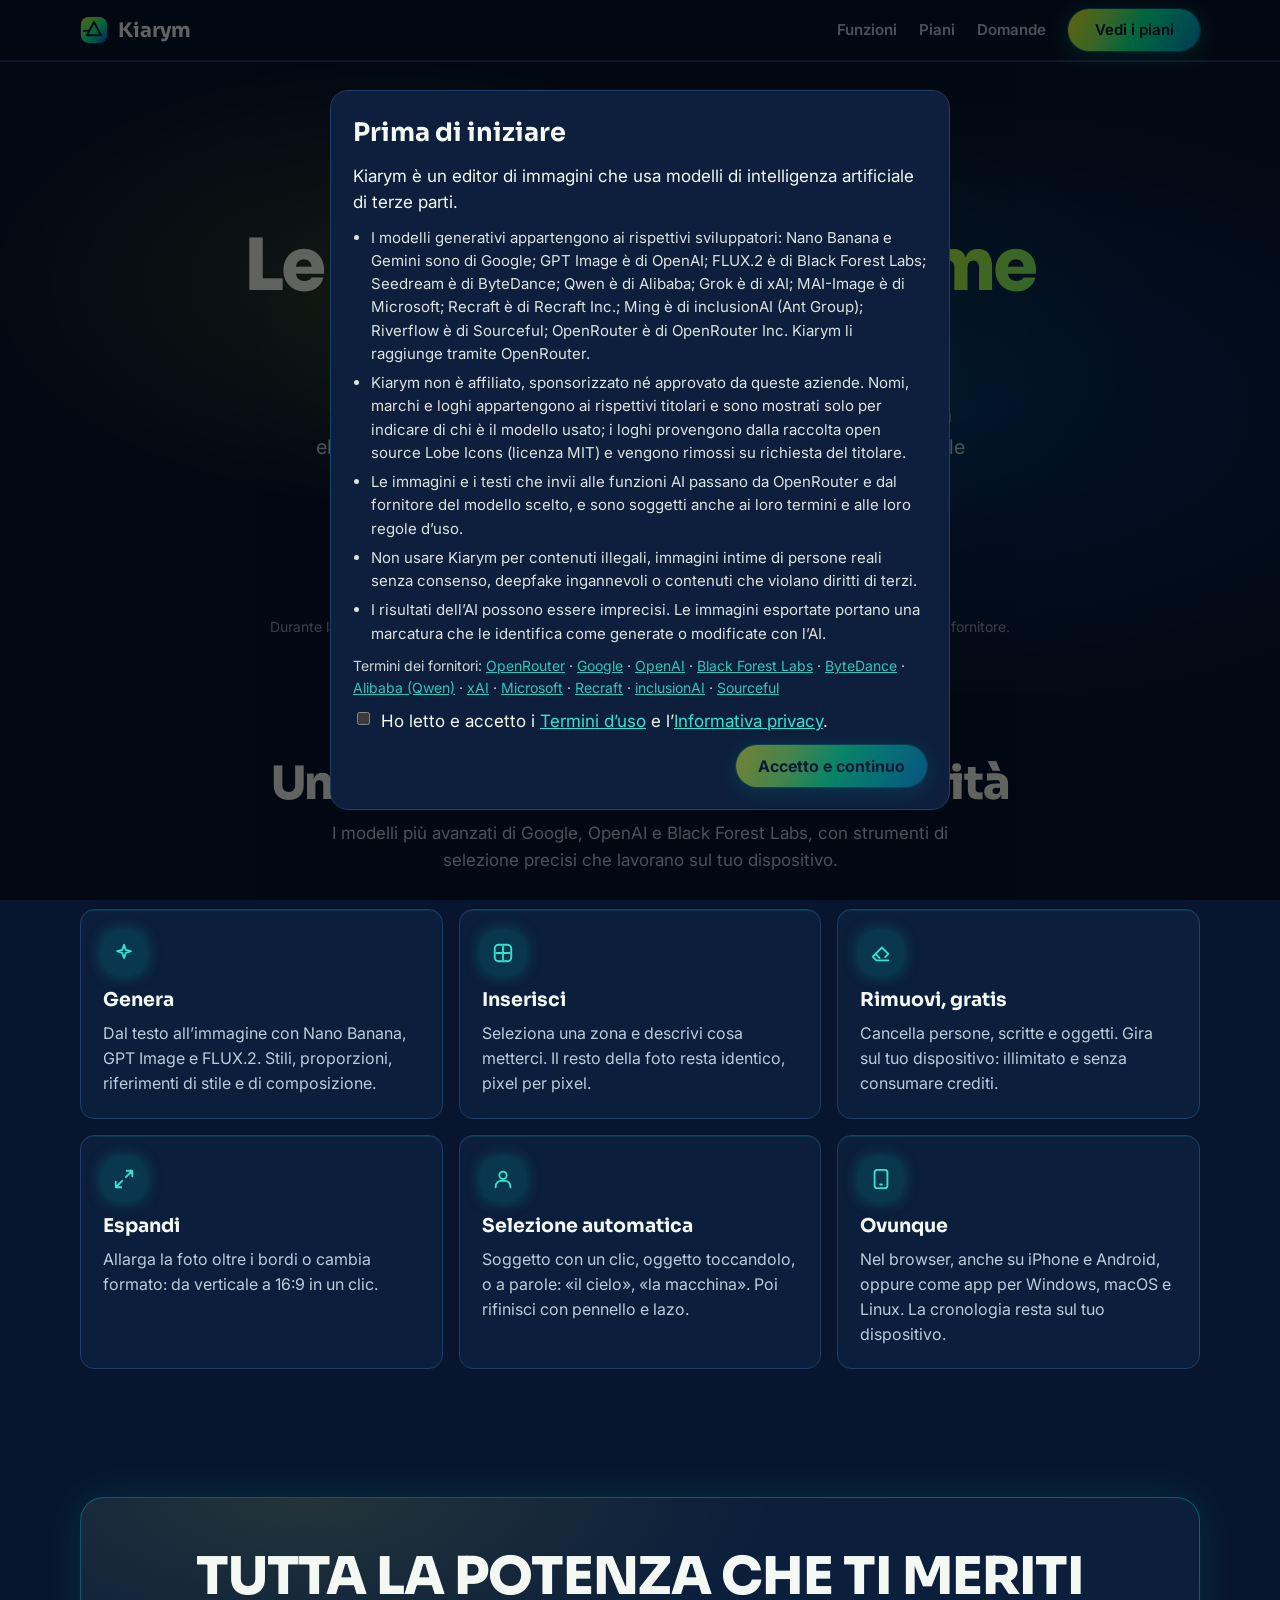
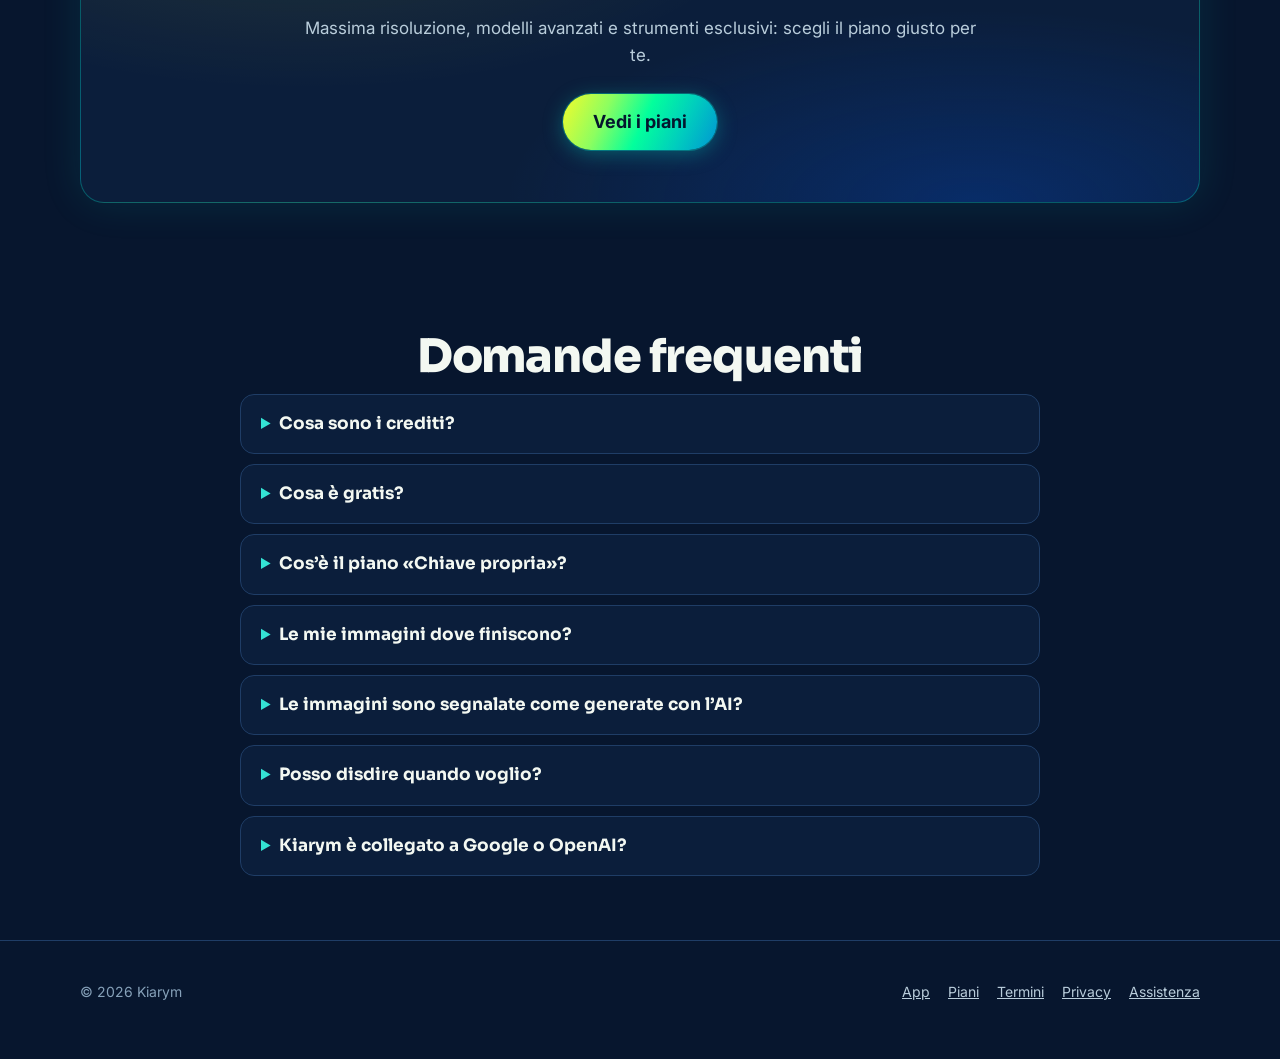
<file: index.html>
<!doctype html>
<html lang="it">
  <head>
    <meta charset="utf-8" />
    <meta name="viewport" content="width=device-width, initial-scale=1" />
    <title>Kiarym — Editor di immagini con l’AI</title>
    <meta name="description" content="Genera e modifica immagini con i migliori modelli AI: Nano Banana, GPT Image, FLUX. Selezione e rimozione gratis sul tuo dispositivo." />
    <meta property="og:title" content="Kiarym — Editor di immagini con l’AI" />
    <meta property="og:description" content="Genera, riempi, rimuovi, espandi. Selezione automatica gratis sul tuo dispositivo." />
    <link rel="icon" href="data:image/svg+xml,%3Csvg xmlns=%27http://www.w3.org/2000/svg%27 viewBox=%270 0 32 32%27%3E%3Cdefs%3E%3ClinearGradient id=%27g%27 x1=%270%27 y1=%270%27 x2=%271%27 y2=%271%27%3E%3Cstop offset=%270%27 stop-color=%27%23f4fb2a%27/%3E%3Cstop offset=%27.55%27 stop-color=%27%2303ff9c%27/%3E%3Cstop offset=%271%27 stop-color=%27%230156ed%27/%3E%3C/linearGradient%3E%3C/defs%3E%3Crect x=%271%27 y=%271%27 width=%2730%27 height=%2730%27 rx=%279%27 fill=%27url(%23g)%27/%3E%3Cpath d=%27M16 7l8 15H8z%27 fill=%27none%27 stroke=%27%2304162e%27 stroke-width=%272.2%27 stroke-linejoin=%27round%27/%3E%3C/svg%3E" />
    <link rel="preconnect" href="https://fonts.googleapis.com" />
    <link rel="preconnect" href="https://fonts.gstatic.com" crossorigin />
    <link rel="stylesheet" href="https://fonts.googleapis.com/css2?family=Sora:wght@600;700;800&family=Inter:wght@400;500;600;700&display=swap" />
    <link rel="stylesheet" href="site.css" />
  </head>
  <body data-sales="off">
    <header class="nav">
      <div class="wrap">
        <a class="brand" href="./"><svg width="28" height="28" viewBox="0 0 32 32" aria-hidden="true"><defs><linearGradient id="lg" x1="0" y1="0" x2="1" y2="1"><stop offset="0" stop-color="#f4fb2a"/><stop offset=".55" stop-color="#03ff9c"/><stop offset="1" stop-color="#0156ed"/></linearGradient></defs><rect x="1" y="1" width="30" height="30" rx="9" fill="url(#lg)"/><path d="M16 7l8 15H8z" fill="none" stroke="#04162e" stroke-width="2.2" stroke-linejoin="round"/><path d="M4 17h7" stroke="#04162e" stroke-width="1.8" stroke-linecap="round" opacity=".9"/></svg>Kiarym</a>
        <nav class="nav-links">
          <a href="#funzioni">Funzioni</a>
          <a href="piani.html">Piani</a>
          <a href="#faq">Domande</a>
          <a class="btn btn-primary btn-sm" id="nav-cta" href="piani.html">Vedi i piani</a>
        </nav>
      </div>
    </header>

    <main>
      <section class="hero">
        <div class="wrap">
          <p class="beta">Beta gratuita · i piani a pagamento arrivano a breve</p>
          <h1>Le tue immagini, <span class="grad">come le immagini tu</span>.</h1>
          <p>Tu descrivi, Kiarym crea. Modifica ogni dettaglio con un clic: elimina elementi, sostituisci oggetti o estendi gli sfondi senza limiti. Disponibile ovunque tu sia, da desktop e mobile.</p>
          <div class="cta">
            <a class="btn btn-primary btn-xl" id="hero-cta" href="app/">Apri Kiarym</a>
          </div>
          <small class="only-on">Nessuna installazione. Basta un’email per iniziare.</small>
          <small class="only-off">Durante la beta le funzioni AI usano la tua chiave OpenRouter: paghi solo quello che usi, direttamente al fornitore.</small>
        </div>
      </section>

      <section id="funzioni">
        <div class="wrap">
          <h2>Un’unica app. Infinite possibilità</h2>
          <p class="lead">I modelli più avanzati di Google, OpenAI e Black Forest Labs, con strumenti di selezione precisi che lavorano sul tuo dispositivo.</p>
          <div class="grid">
            <div class="card">
              <div class="icon"><svg width="22" height="22" viewBox="0 0 24 24" fill="none" stroke="currentColor" stroke-width="2" stroke-linecap="round" stroke-linejoin="round"><path d="M12 3l1.9 5.6L19.5 10l-5.6 1.9L12 17.5l-1.9-5.6L4.5 10l5.6-1.4z" /></svg></div>
              <h3>Genera</h3>
              <p>Dal testo all’immagine con Nano Banana, GPT Image e FLUX.2. Stili, proporzioni, riferimenti di stile e di composizione.</p>
            </div>
            <div class="card">
              <div class="icon"><svg width="22" height="22" viewBox="0 0 24 24" fill="none" stroke="currentColor" stroke-width="2" stroke-linecap="round" stroke-linejoin="round"><path d="M12 5v14M5 12h14" /><rect x="3" y="3" width="18" height="18" rx="4" /></svg></div>
              <h3>Inserisci</h3>
              <p>Seleziona una zona e descrivi cosa metterci. Il resto della foto resta identico, pixel per pixel.</p>
            </div>
            <div class="card">
              <div class="icon"><svg width="22" height="22" viewBox="0 0 24 24" fill="none" stroke="currentColor" stroke-width="2" stroke-linecap="round" stroke-linejoin="round"><path d="M20 20H7L3 16l10-10 7 7-3.5 3.5M6.5 13.5l4 4" /></svg></div>
              <h3>Rimuovi, gratis</h3>
              <p>Cancella persone, scritte e oggetti. Gira sul tuo dispositivo: illimitato e senza consumare crediti.</p>
            </div>
            <div class="card">
              <div class="icon"><svg width="22" height="22" viewBox="0 0 24 24" fill="none" stroke="currentColor" stroke-width="2" stroke-linecap="round" stroke-linejoin="round"><path d="M15 3h6v6M9 21H3v-6M21 3l-7 7M3 21l7-7" /></svg></div>
              <h3>Espandi</h3>
              <p>Allarga la foto oltre i bordi o cambia formato: da verticale a 16:9 in un clic.</p>
            </div>
            <div class="card">
              <div class="icon"><svg width="22" height="22" viewBox="0 0 24 24" fill="none" stroke="currentColor" stroke-width="2" stroke-linecap="round" stroke-linejoin="round"><circle cx="12" cy="8" r="4" /><path d="M4 21v-1a6 6 0 0 1 6-6h4a6 6 0 0 1 6 6v1" /></svg></div>
              <h3>Selezione automatica</h3>
              <p>Soggetto con un clic, oggetto toccandolo, o a parole: «il cielo», «la macchina». Poi rifinisci con pennello e lazo.</p>
            </div>
            <div class="card">
              <div class="icon"><svg width="22" height="22" viewBox="0 0 24 24" fill="none" stroke="currentColor" stroke-width="2" stroke-linecap="round" stroke-linejoin="round"><rect x="5" y="2" width="14" height="20" rx="3" /><path d="M11 18h2" /></svg></div>
              <h3>Ovunque</h3>
              <p>Nel browser, anche su iPhone e Android, oppure come app per Windows, macOS e Linux. La cronologia resta sul tuo dispositivo.</p>
            </div>
          </div>
        </div>
      </section>

      <section id="come" class="only-on">
        <div class="wrap">
          <h2>Come funziona</h2>
          <p class="lead">Niente carte di credito per provare.</p>
          <div class="steps">
            <div class="card"><h3>Accedi con l’email</h3><p>Ricevi un codice, niente password. Hai subito 500 crediti gratis ogni mese.</p></div>
            <div class="card"><h3>Crea e modifica</h3><p>Ogni operazione AI mostra prima quanti crediti costa. Selezione e rimozione sul dispositivo sono sempre gratis.</p></div>
            <div class="card"><h3>Scegli un piano se ti serve</h3><p>Più crediti, più modelli, risoluzioni più alte. Disdici quando vuoi, in due clic. <a href="piani.html">Vedi i piani</a></p></div>
          </div>
        </div>
      </section>

      <section class="band">
        <div class="wrap">
          <h2 class="power">Tutta la potenza che ti meriti</h2>
          <p class="lead">Massima risoluzione, modelli avanzati e strumenti esclusivi: scegli il piano giusto per te.</p>
          <a class="btn btn-primary btn-lg" href="piani.html">Vedi i piani</a>
        </div>
      </section>

      <section id="faq">
        <div class="wrap">
          <h2>Domande frequenti</h2>
          <div class="faq">
            <details><summary>Cosa sono i crediti?</summary><p>Sono l’unità con cui paghi le operazioni AI. Ogni immagine scala crediti in base al suo costo reale presso il fornitore del modello: un’immagine Nano Banana 2 Lite a 1K costa circa 49 crediti. Il pulsante mostra sempre la stima prima di premere.</p></details>
            <details><summary>Cosa è gratis?</summary><p>Tutto ciò che gira sul tuo dispositivo: selezione del soggetto, selezione con un clic, pennello e lazo, rimozione di oggetti e dello sfondo. Illimitato, anche senza account.<span class="only-on"> Con l’account hai anche 500 crediti AI al mese (circa 10 immagini).</span></p></details>
            <details><summary>Cos’è il piano «Chiave propria»?</summary><p>Colleghi il tuo account OpenRouter e paghi le immagini direttamente lì, al prezzo del fornitore. A Kiarym paghi solo il software: tutte le funzioni e tutti i modelli, senza limiti di crediti.</p></details>
            <details><summary>Le mie immagini dove finiscono?</summary><p>La cronologia resta sul tuo dispositivo. Per le operazioni AI l’immagine viene inviata al modello scelto tramite OpenRouter solo per il tempo dell’elaborazione; Kiarym non conserva copie sui propri server. Dettagli nell’<a href="privacy.html">informativa privacy</a>.</p></details>
            <details><summary>Le immagini sono segnalate come generate con l’AI?</summary><p>Sì. Come richiede il Regolamento europeo sull’AI, i file generati o modificati con l’AI includono nei metadati la marcatura standard IPTC «Digital Source Type».</p></details>
            <details><summary>Posso disdire quando voglio?</summary><p>Sì, dal portale dell’abbonamento. Il piano resta attivo fino alla fine del periodo già pagato. I pagamenti sono gestiti da Lemon Squeezy, che emette anche la fattura.</p></details>
            <details><summary>Kiarym è collegato a Google o OpenAI?</summary><p>No. Kiarym è un prodotto indipendente che usa i modelli di Google, OpenAI e Black Forest Labs tramite OpenRouter, nel rispetto delle loro condizioni d’uso.</p></details>
          </div>
        </div>
      </section>
    </main>

    <footer>
      <div class="wrap">
        <span>© 2026 Kiarym</span>
        <nav>
          <a href="app/">App</a>
          <a href="piani.html">Piani</a>
          <a href="termini.html">Termini</a>
          <a href="privacy.html">Privacy</a>
          <a href="mailto:kiaroproblems26@gmail.com">Assistenza</a>
        </nav>
      </div>
    </footer>
    <div class="terms-backdrop" id="terms-gate" hidden>
      <div class="terms-modal" role="dialog" aria-modal="true" aria-label="Prima di iniziare">
        <h2>Prima di iniziare</h2>
        <p>Kiarym è un editor di immagini che usa modelli di intelligenza artificiale di terze parti.</p>
        <ul><li>I modelli generativi appartengono ai rispettivi sviluppatori: Nano Banana e Gemini sono di Google; GPT Image è di OpenAI; FLUX.2 è di Black Forest Labs; Seedream è di ByteDance; Qwen è di Alibaba; Grok è di xAI; MAI-Image è di Microsoft; Recraft è di Recraft Inc.; Ming è di inclusionAI (Ant Group); Riverflow è di Sourceful; OpenRouter è di OpenRouter Inc. Kiarym li raggiunge tramite OpenRouter.</li><li>Kiarym non è affiliato, sponsorizzato né approvato da queste aziende. Nomi, marchi e loghi appartengono ai rispettivi titolari e sono mostrati solo per indicare di chi è il modello usato; i loghi provengono dalla raccolta open source Lobe Icons (licenza MIT) e vengono rimossi su richiesta del titolare.</li><li>Le immagini e i testi che invii alle funzioni AI passano da OpenRouter e dal fornitore del modello scelto, e sono soggetti anche ai loro termini e alle loro regole d’uso.</li><li>Non usare Kiarym per contenuti illegali, immagini intime di persone reali senza consenso, deepfake ingannevoli o contenuti che violano diritti di terzi.</li><li>I risultati dell’AI possono essere imprecisi. Le immagini esportate portano una marcatura che le identifica come generate o modificate con l’AI.</li></ul>
        <p class="small">Termini dei fornitori: <a href="https://openrouter.ai/terms" target="_blank" rel="noreferrer">OpenRouter</a> · <a href="https://policies.google.com/terms/generative-ai/use-policy" target="_blank" rel="noreferrer">Google</a> · <a href="https://openai.com/policies/usage-policies" target="_blank" rel="noreferrer">OpenAI</a> · <a href="https://bfl.ai" target="_blank" rel="noreferrer">Black Forest Labs</a> · <a href="https://seed.bytedance.com" target="_blank" rel="noreferrer">ByteDance</a> · <a href="https://qwen.ai" target="_blank" rel="noreferrer">Alibaba (Qwen)</a> · <a href="https://x.ai/legal" target="_blank" rel="noreferrer">xAI</a> · <a href="https://www.microsoft.com/servicesagreement" target="_blank" rel="noreferrer">Microsoft</a> · <a href="https://www.recraft.ai/terms" target="_blank" rel="noreferrer">Recraft</a> · <a href="https://huggingface.co/inclusionAI" target="_blank" rel="noreferrer">inclusionAI</a> · <a href="https://www.sourceful.com" target="_blank" rel="noreferrer">Sourceful</a></p>
        <label class="terms-check"><input type="checkbox" id="terms-check" /> <span>Ho letto e accetto i <a href="termini.html" target="_blank" rel="noreferrer">Termini d’uso</a> e l’<a href="privacy.html" target="_blank" rel="noreferrer">Informativa privacy</a>.</span></label>
        <button class="btn btn-primary" id="terms-accept" disabled>Accetto e continuo</button>
      </div>
    </div>
    <script>
      (function () {
        var K = "kiaro.termsAccepted", V = "2026-10-01";
        try { if (localStorage.getItem(K) === V) return; } catch (e) {}
        var g = document.getElementById('terms-gate'), c = document.getElementById('terms-check'), b = document.getElementById('terms-accept');
        g.hidden = false;
        document.body.style.overflow = 'hidden';
        c.addEventListener('change', function () { b.disabled = !c.checked; });
        b.addEventListener('click', function () {
          try { localStorage.setItem(K, V); } catch (e) {}
          g.hidden = true;
          document.body.style.overflow = '';
        });
      })();
    </script>
    <script>
      // In cima alla pagina il pulsante della barra porta ai piani (l'invito ad aprire l'app è già grande al centro);
      // quando l'invito esce dallo schermo, la barra diventa «Apri Kiarym».
      (function () {
        var nav = document.getElementById('nav-cta'), hero = document.getElementById('hero-cta');
        if (!nav || !hero || !('IntersectionObserver' in window)) return;
        new IntersectionObserver(function (e) {
          var away = !e[0].isIntersecting;
          nav.textContent = away ? 'Apri Kiarym' : 'Vedi i piani';
          nav.href = away ? 'app/' : 'piani.html';
        }).observe(hero);
      })();
    </script>
  </body>
</html>
</file>
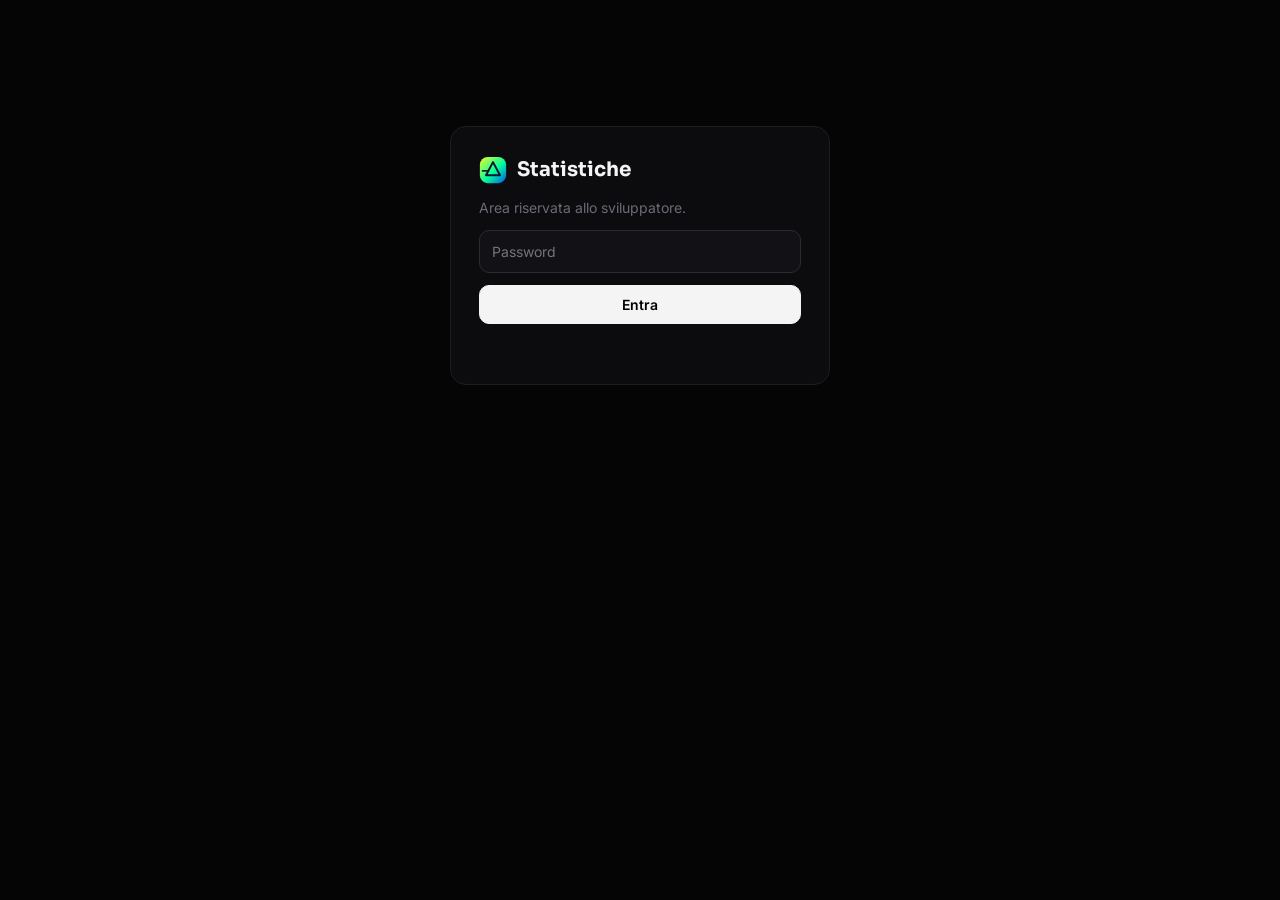
<file: dev_stats/index.html>
<!doctype html>
<html lang="it">
  <head>
    <meta charset="utf-8" />
    <meta name="viewport" content="width=device-width, initial-scale=1" />
    <title>Statistiche — Kiarym</title>
    <meta name="robots" content="noindex, nofollow" />
    <link rel="icon" href="data:image/svg+xml,%3Csvg xmlns=%27http://www.w3.org/2000/svg%27 viewBox=%270 0 32 32%27%3E%3Cdefs%3E%3ClinearGradient id=%27g%27 x1=%270%27 y1=%270%27 x2=%271%27 y2=%271%27%3E%3Cstop offset=%270%27 stop-color=%27%23f4fb2a%27/%3E%3Cstop offset=%27.55%27 stop-color=%27%2303ff9c%27/%3E%3Cstop offset=%271%27 stop-color=%27%230156ed%27/%3E%3C/linearGradient%3E%3C/defs%3E%3Crect x=%271%27 y=%271%27 width=%2730%27 height=%2730%27 rx=%279%27 fill=%27url(%23g)%27/%3E%3Cpath d=%27M16 7l8 15H8z%27 fill=%27none%27 stroke=%27%2304162e%27 stroke-width=%272.2%27 stroke-linejoin=%27round%27/%3E%3C/svg%3E" />
    <link rel="preconnect" href="https://fonts.googleapis.com" />
    <link rel="stylesheet" href="https://fonts.googleapis.com/css2?family=Sora:wght@600;700&family=Inter:wght@400;500;600;700&display=swap" />
    <style>
      :root {
        --bg: #050506;
        --panel: #0c0c0f;
        --panel-2: #121216;
        --border: #1d1d23;
        --border-2: #2a2a33;
        --text: #f4f4f5;
        --text-2: #a1a1aa;
        --text-3: #6b6b76;
        --green: #4ade80;
        --lime: #bef264;
        --cyan: #22d3ee;
        --orange: #fb923c;
        --red: #f87171;
        --blue: #60a5fa;
        color-scheme: dark;
      }
      * { box-sizing: border-box; }
      body { margin: 0; background: var(--bg); color: var(--text); font: 14px/1.5 Inter, system-ui, -apple-system, 'Segoe UI', sans-serif; -webkit-font-smoothing: antialiased; }
      button, input, select { font: inherit; color: inherit; }
      a { color: var(--cyan); }
      [hidden] { display: none !important; }
      .wrap { width: min(1280px, 100% - 32px); margin: 0 auto; padding: 20px 0 64px; }

      /* Accesso */
      .login { width: min(380px, 100% - 32px); margin: 14vh auto; padding: 28px; border-radius: 16px; background: var(--panel); border: 1px solid var(--border); display: flex; flex-direction: column; gap: 12px; }
      h1, h2, h3 { font-family: 'Sora', 'Inter', system-ui, sans-serif; }
      .login h1 { margin: 0; font-size: 20px; display: flex; gap: 10px; align-items: center; }
      .login p { margin: 0; color: var(--text-3); }
      .input { padding: 10px 12px; border-radius: 10px; border: 1px solid var(--border-2); background: var(--panel-2); outline: none; }
      .input:focus { border-color: var(--cyan); }
      .err { color: var(--red); min-height: 1.4em; margin: 0; }

      /* Barra superiore */
      .top { display: flex; align-items: center; gap: 12px; flex-wrap: wrap; margin-bottom: 18px; }
      .top h1 { margin: 0 auto 0 0; font-size: 18px; font-weight: 600; display: flex; align-items: center; gap: 10px; }
      .btn { padding: 8px 14px; border-radius: 10px; border: 1px solid var(--border-2); background: var(--panel-2); cursor: pointer; font-weight: 500; }
      .btn:hover { border-color: var(--text-3); }
      .btn-primary { background: var(--text); color: #000; border-color: var(--text); font-weight: 600; }
      .seg { display: inline-flex; padding: 3px; gap: 2px; border-radius: 12px; border: 1px solid var(--border-2); background: var(--panel); }
      .seg button { padding: 6px 12px; border-radius: 9px; border: 0; background: none; color: var(--text-2); cursor: pointer; font-weight: 500; }
      .seg button[aria-pressed=true] { background: var(--panel-2); color: var(--lime); box-shadow: inset 0 0 0 1px var(--border-2); }
      .seg button .dot { display: inline-block; width: 6px; height: 6px; border-radius: 50%; background: var(--green); margin-left: 6px; vertical-align: 2px; }
      .check { display: flex; align-items: center; gap: 6px; color: var(--text-2); cursor: pointer; }
      .check input { accent-color: var(--green); }
      .muted { color: var(--text-3); font-size: 13px; }
      .banner { padding: 10px 14px; border-radius: 12px; border: 1px solid #3b2a12; background: #1a1206; color: #fdba74; margin-bottom: 14px; font-size: 13px; }

      /* Contenuti */
      .kpis { display: grid; grid-template-columns: repeat(auto-fill, minmax(190px, 1fr)); gap: 12px; margin-bottom: 14px; }
      .kpi { padding: 16px; border-radius: 14px; background: var(--panel); border: 1px solid var(--border); }
      .kpi .k { color: var(--text-2); font-size: 13px; }
      .kpi .v { font-size: 28px; font-weight: 700; letter-spacing: -0.02em; font-variant-numeric: tabular-nums; margin: 2px 0; }
      .kpi .s { color: var(--text-3); font-size: 12.5px; }
      .card { padding: 18px; border-radius: 16px; background: var(--panel); border: 1px solid var(--border); margin-bottom: 14px; min-width: 0; }
      .card-head { display: flex; align-items: baseline; gap: 10px; margin-bottom: 10px; flex-wrap: wrap; }
      .card-head h2 { margin: 0; font-size: 15px; font-weight: 600; }
      .card-head .muted { margin-left: auto; }
      .grid-2 { display: grid; grid-template-columns: 1fr 1fr; gap: 14px; }
      .grid-main { display: grid; grid-template-columns: minmax(0, 1.8fr) minmax(0, 1fr); gap: 14px; }
      @media (max-width: 900px) { .grid-2, .grid-main { grid-template-columns: 1fr; } }
      .grid-2 > .card, .grid-main > .card { margin-bottom: 0; }
      .row-gap { margin-bottom: 14px; }
      .pos { color: var(--green); }
      .neg { color: var(--red); }
      .big { font-size: 32px; font-weight: 700; letter-spacing: -0.02em; }

      /* Grafici */
      .chart { position: relative; }
      .chart svg { width: 100%; height: auto; display: block; overflow: visible; }
      .chart .axis { fill: var(--text-3); font-size: 11px; }
      .chart .grid { stroke: var(--border-2); stroke-dasharray: 3 4; }
      .chart .hot { fill: #ffffff; opacity: 0; }
      .chart g.col:hover .hot, .chart g.col.on .hot { opacity: 0.05; }
      .legend { display: flex; gap: 14px; flex-wrap: wrap; margin-top: 8px; color: var(--text-2); font-size: 12.5px; }
      .mlogo { display: inline-block; width: 15px; height: 15px; margin-right: 7px; vertical-align: -3px; }
      .legend i, .tip i { display: inline-block; width: 9px; height: 9px; border-radius: 3px; margin-right: 6px; }
      .tip { position: fixed; z-index: 50; pointer-events: none; min-width: 170px; padding: 10px 12px; border-radius: 12px; background: #16161b; border: 1px solid var(--border-2); box-shadow: 0 12px 30px rgba(0, 0, 0, 0.6); font-size: 13px; }
      .tip b { display: block; margin-bottom: 6px; font-weight: 600; }
      .tip .r { display: flex; align-items: center; gap: 10px; margin: 2px 0; }
      .tip .r span:nth-child(2) { margin-left: auto; font-variant-numeric: tabular-nums; font-weight: 600; }
      .tip .tot { border-top: 1px solid var(--border-2); margin-top: 6px; padding-top: 6px; }
      .heat { display: grid; grid-auto-flow: column; grid-template-rows: repeat(7, 13px); grid-auto-columns: 13px; justify-content: start; gap: 3px; overflow-x: auto; padding-bottom: 2px; }
      .heat span { width: 13px; height: 13px; border-radius: 3px; background: #15151a; }
      .hbar { display: grid; grid-template-columns: minmax(0, 1fr) auto; gap: 4px 10px; align-items: center; margin: 10px 0; }
      .hbar .name { white-space: nowrap; overflow: hidden; text-overflow: ellipsis; }
      .hbar .val { font-weight: 600; font-variant-numeric: tabular-nums; }
      .hbar .track { grid-column: 1 / -1; height: 5px; border-radius: 4px; background: #1a1a20; overflow: hidden; }
      .hbar .fill { height: 100%; border-radius: 4px; }

      /* Tabelle */
      .tbl { overflow-x: auto; }
      .mono { font-family: ui-monospace, Menlo, monospace; letter-spacing: .03em; }
      .pill { display: inline-block; font-size: 11px; padding: 1px 8px; border-radius: 999px; border: 1px solid var(--border); color: var(--text-2); }
      .pill.on { color: #4ade80; border-color: rgba(74,222,128,.4); }
      .pill.off { color: #f87171; border-color: rgba(248,113,113,.4); }
      .btn-sm { padding: 3px 9px; font-size: 12px; }
      .btn.danger { color: #f87171; }
      .banner.ok { border-color: rgba(74,222,128,.45); background: #0b1a10; color: #bbf7d0; }
      .btn.ghost { background: none; }
      .studio-form { display: grid; grid-template-columns: repeat(auto-fit, minmax(170px, 1fr)); gap: 10px; align-items: end; }
      .studio-form label { display: grid; gap: 4px; font-size: 12px; color: var(--text-2); }
      table { width: 100%; border-collapse: collapse; }
      th, td { text-align: left; padding: 9px 10px; border-bottom: 1px solid var(--border); white-space: nowrap; }
      th { color: var(--text-3); font-weight: 500; font-size: 12.5px; }
      td.n, th.n { text-align: right; font-variant-numeric: tabular-nums; }
      tr.click { cursor: pointer; }
      tr.click:hover td { background: var(--panel-2); }
      .badge { display: inline-block; padding: 2px 8px; border-radius: 999px; font-size: 12px; font-weight: 600; border: 1px solid var(--border-2); }
      .b-free { color: var(--text-2); }
      .b-pro { color: var(--cyan); border-color: #164e63; }
      .b-full { color: var(--lime); border-color: #3f6212; }
      .b-byok { color: var(--orange); border-color: #7c2d12; }
      .b-dev { color: #c4b5fd; border-color: #4c1d95; }
      .b-test { color: var(--text-3); border-style: dashed; }
      .mono { font-family: ui-monospace, SFMono-Regular, Menlo, monospace; }

      /* Dettaglio utente */
      .drawer-bg { position: fixed; inset: 0; background: rgba(0, 0, 0, 0.6); z-index: 40; }
      .drawer { position: fixed; top: 0; right: 0; bottom: 0; width: min(620px, 100%); background: var(--bg); border-left: 1px solid var(--border-2); z-index: 41; overflow-y: auto; padding: 22px; }
      .drawer > .top h2 { margin: 0; font-size: 20px; display: flex; align-items: center; gap: 10px; }
      .drawer .kpis { grid-template-columns: repeat(auto-fill, minmax(150px, 1fr)); }
      .drawer .kpi .v { font-size: 22px; }
      .notes { color: var(--text-3); font-size: 12.5px; padding-left: 18px; }
    </style>
  </head>
  <body>
    <form class="login" id="login">
      <h1><svg width="28" height="28" viewBox="0 0 32 32" aria-hidden="true"><defs><linearGradient id="lg" x1="0" y1="0" x2="1" y2="1"><stop offset="0" stop-color="#f4fb2a"/><stop offset=".55" stop-color="#03ff9c"/><stop offset="1" stop-color="#0156ed"/></linearGradient></defs><rect x="1" y="1" width="30" height="30" rx="9" fill="url(#lg)"/><path d="M16 7l8 15H8z" fill="none" stroke="#04162e" stroke-width="2.2" stroke-linejoin="round"/><path d="M4 17h7" stroke="#04162e" stroke-width="1.8" stroke-linecap="round" opacity=".9"/></svg> Statistiche</h1>
      <p>Area riservata allo sviluppatore.</p>
      <input class="input" type="password" id="pw" placeholder="Password" autocomplete="current-password" required />
      <button class="btn btn-primary" type="submit" id="enter">Entra</button>
      <p class="err" id="err" role="alert"></p>
    </form>

    <main class="wrap" id="app" hidden>
      <div class="top">
        <h1><svg width="28" height="28" viewBox="0 0 32 32" aria-hidden="true"><defs><linearGradient id="lg" x1="0" y1="0" x2="1" y2="1"><stop offset="0" stop-color="#f4fb2a"/><stop offset=".55" stop-color="#03ff9c"/><stop offset="1" stop-color="#0156ed"/></linearGradient></defs><rect x="1" y="1" width="30" height="30" rx="9" fill="url(#lg)"/><path d="M16 7l8 15H8z" fill="none" stroke="#04162e" stroke-width="2.2" stroke-linejoin="round"/><path d="M4 17h7" stroke="#04162e" stroke-width="1.8" stroke-linecap="round" opacity=".9"/></svg> Kiarym · Statistiche</h1>
        <div class="seg" id="viewSeg" role="group" aria-label="Dati"></div>
        <div class="seg" id="rangeSeg" role="group" aria-label="Periodo"></div>
        <label class="check"><input type="checkbox" id="exclude" checked /> Escludi account di prova</label>
        <button class="btn" id="refresh" type="button">Aggiorna</button>
        <button class="btn" id="logout" type="button">Esci</button>
      </div>
      <div id="banner"></div>
      <div class="top" style="margin-bottom: 14px">
        <div class="seg" role="tablist" id="tabs"></div>
        <span class="muted" id="updated" style="margin-left: auto"></span>
      </div>
      <section id="view"></section>
      <ul class="notes" id="notes"></ul>
    </main>

    <div class="tip" id="tip" hidden></div>
    <div id="drawer"></div>

    <script>
      (function () {
        var API = 'https://impzlgbmkwccqaonicxh.supabase.co/functions/v1/kiaro/stats';
        var MODEL_LABELS = {"google/gemini-3.1-flash-image":"Nano Banana 2","google/gemini-3-pro-image-preview":"Nano Banana Pro","google/gemini-3.1-flash-lite-image":"Nano Banana 2 Lite","openai/gpt-image-2.5-flare":"GPT Image 2.5 Flare","openai/gpt-image-2.5-sunburst":"GPT Image 2.5 Sunburst","black-forest-labs/flux.2-max":"FLUX.2 Max","black-forest-labs/flux.2-pro":"FLUX.2 Pro","black-forest-labs/flux.2-klein-4b":"FLUX.2 Klein","black-forest-labs/flux.2-flex":"FLUX.2 Flex"};
        var MODEL_LOGOS = {"black-forest-labs":"[data-uri]","google":"[data-uri]","openai":"[data-uri]","openrouter":"[data-uri]"};
        var KEY = 'kiaro.devStats.pw';
        var TABS = [['overview', 'Panoramica'], ['users', 'Utenti'], ['usage', 'Utilizzo'], ['credits', 'Crediti'], ['money', 'Soldi'], ['studio', 'Image Studio']];
        var RANGES = [[7, '7 giorni'], [30, '30 giorni'], [90, '90 giorni']];
        var PLAN = { free: 'Free', pro: 'Pro', full: 'Full', byok: 'Chiave propria', dev: 'Sviluppatore' };
        var REASON = { ai: 'Richiesta AI', ai_open: 'Prenotazione aperta', reserve: 'Prenotazione', settle: 'Chiusura (restituito − costo)', subscription: 'Accredito abbonamento', renewal: 'Rinnovo', free_monthly: 'Ricarica Free', upgrade: 'Passaggio di piano', ended: 'Fine abbonamento', refund: 'Rimborso' };
        var FEAT = { generate: 'Genera', fill: 'Inserisci', remove: 'Rimuovi', expand: 'Espandi', similar: 'Simili', textSelect: 'Selezione con testo', promptBoost: 'Migliora prompt', styleRef: 'Rif. stile', structureRef: 'Rif. struttura' };
        var PALETTE = ['#22d3ee', '#fb923c', '#4ade80', '#bef264', '#60a5fa', '#fbbf24', '#f472b6', '#a78bfa', '#2dd4bf'];
        var C = { cyan: '#22d3ee', orange: '#fb923c', green: '#4ade80', lime: '#bef264', red: '#f87171', blue: '#60a5fa' };

        var st = { data: null, tab: 'overview', range: 30, view: null, user: null, q: '' };
        var charts = {};
        var chartSeq = 0;
        var $ = function (id) { return document.getElementById(id); };
        var esc = function (s) { return String(s == null ? '' : s).replace(/[&<>"]/g, function (c) { return { '&': '&amp;', '<': '&lt;', '>': '&gt;', '"': '&quot;' }[c]; }); };
        var n0 = function (v) { return Number(v || 0).toLocaleString('it-IT'); };
        var usd = function (v, d) { d = d == null ? 2 : d; return (v < 0 ? '−' : '') + '$' + Math.abs(Number(v || 0)).toLocaleString('it-IT', { minimumFractionDigits: d, maximumFractionDigits: d }); };
        var pct = function (v) { return (Number(v || 0) * 100).toLocaleString('it-IT', { maximumFractionDigits: 1 }) + '%'; };
        var dd = function (day) { return Number(day.slice(8, 10)) + '/' + Number(day.slice(5, 7)); };
        var longDay = function (day) { return new Date(day + 'T12:00:00').toLocaleDateString('it-IT', { weekday: 'short', day: 'numeric', month: 'long', year: 'numeric' }); };
        var dt = function (iso) { return iso ? new Date(iso).toLocaleString('it-IT', { day: 'numeric', month: 'short', hour: '2-digit', minute: '2-digit' }) : '—'; };
        var model = function (id) { return MODEL_LABELS[id] || id; };
        /** Logo del fornitore (prefisso dell'ID), altrimenti quello di OpenRouter. */
        var logo = function (id) { var src = MODEL_LOGOS[String(id).split('/')[0]] || MODEL_LOGOS.openrouter; return src ? '<img class="mlogo" alt="" src="' + src + '">' : ''; };
        var modelName = function (id) { return logo(id) + esc(model(id)); };
        var signUsd = function (v) { return '<span class="' + (v >= 0 ? 'pos' : 'neg') + '">' + usd(v) + '</span>'; };
        var pw = function () { try { return sessionStorage.getItem(KEY) || ''; } catch (e) { return ''; } };
        var badge = function (plan) {
          var test = /:test$/.test(plan), p = plan.replace(':test', '');
          return '<span class="badge b-' + (test ? 'test' : p) + '">' + esc(PLAN[p] || p) + (test ? ' · prova' : '') + '</span>';
        };
        var days = function () { return st.data.usage.perDay.slice(-st.range); };

        // ---- Grafici ------------------------------------------------------------------------------
        /** Massimo dell'asse: 4 tacche con passo "tondo" (1, 2, 2,5, 5 × 10^n). */
        function nice(max) {
          if (max <= 0) return 4;
          var raw = max / 4, p = Math.pow(10, Math.floor(Math.log10(raw))), m = raw / p;
          var step = (m <= 1 ? 1 : m <= 2 ? 2 : m <= 2.5 ? 2.5 : m <= 5 ? 5 : 10) * p;
          if (max >= 4 && step < 1) step = 1;
          return step * 4;
        }
        function frame(W, H, P, max, fmt, labels, xOf) {
          var out = '', h = H - P.t - P.b;
          for (var i = 0; i <= 4; i++) {
            var y = P.t + h - (h * i) / 4;
            out += '<line class="grid" x1="' + P.l + '" x2="' + (W - P.r) + '" y1="' + y + '" y2="' + y + '"/>';
            out += '<text class="axis" x="' + (P.l - 8) + '" y="' + (y + 4) + '" text-anchor="end">' + esc(fmt((max * i) / 4, true)) + '</text>';
          }
          var step = Math.max(1, Math.ceil(labels.length / 10));
          labels.forEach(function (lab, i) {
            if (i % step === 0 || labels.length <= 12) out += '<text class="axis" x="' + xOf(i) + '" y="' + (H - 6) + '" text-anchor="middle">' + esc(lab) + '</text>';
          });
          return out;
        }
        /** Istogramma (anche impilato). series = [{label, color, values}] */
        function bars(o) { return placeholder('bars', o); }
        function drawBars(id, o, W) {
          var H = o.height || 240, P = { t: 12, r: 8, b: 26, l: 52 };
          var n = o.labels.length, fmt = o.fmt || function (v) { return n0(Math.round(v * 100) / 100); };
          var tot = o.labels.map(function (_, i) { return o.series.reduce(function (a, s) { return a + Math.max(0, s.values[i] || 0); }, 0); });
          var max = nice(Math.max.apply(null, tot.concat([0])));
          var bw = (W - P.l - P.r) / n, h = H - P.t - P.b;
          var xOf = function (i) { return P.l + i * bw + bw / 2; };
          var g = '<svg viewBox="0 0 ' + W + ' ' + H + '" width="' + W + '" height="' + H + '">' + frame(W, H, P, max, fmt, o.labels, xOf);
          o.labels.forEach(function (_, i) {
            var y = P.t + h, gap = Math.min(10, bw * 0.28), x = P.l + i * bw + gap / 2, w = Math.max(1, bw - gap);
            g += '<g class="col" data-c="' + id + '" data-i="' + i + '"><rect class="hot" x="' + (P.l + i * bw) + '" y="' + P.t + '" width="' + bw + '" height="' + h + '"/>';
            var last = -1;
            o.series.forEach(function (s, k) { if ((s.values[i] || 0) > 0) last = k; });
            o.series.forEach(function (s, k) {
              var v = Math.max(0, s.values[i] || 0), hh = (v / max) * h;
              if (hh <= 0) return;
              y -= hh;
              var r = k === last ? Math.min(3, w / 2, hh) : 0;
              g += '<path d="M' + x + ',' + (y + hh) + 'V' + (y + r) + 'q0,-' + r + ' ' + r + ',-' + r + 'H' + (x + w - r) + 'q' + r + ',0 ' + r + ',' + r + 'V' + (y + hh) + 'Z" fill="' + s.color + '"/>';
            });
            g += '</g>';
          });
          g += '</svg>';
          charts[id] = { kind: 'bars', o: o, fmt: fmt, tot: tot };
          return g + legend(o.series);
        }
        /** Curva monotona (niente oscillazioni oltre i dati). */
        function smooth(pts) {
          if (pts.length < 2) return pts.length ? 'M' + pts[0][0] + ',' + pts[0][1] : '';
          var d = 'M' + pts[0][0] + ',' + pts[0][1], m = [], dx = [], s = [];
          for (var i = 0; i < pts.length - 1; i++) { dx[i] = pts[i + 1][0] - pts[i][0]; s[i] = (pts[i + 1][1] - pts[i][1]) / dx[i]; }
          m[0] = s[0]; m[pts.length - 1] = s[pts.length - 2];
          for (i = 1; i < pts.length - 1; i++) m[i] = s[i - 1] * s[i] <= 0 ? 0 : (s[i - 1] + s[i]) / 2;
          for (i = 0; i < pts.length - 1; i++) {
            var c1x = pts[i][0] + dx[i] / 3, c1y = pts[i][1] + (m[i] * dx[i]) / 3, c2x = pts[i + 1][0] - dx[i] / 3, c2y = pts[i + 1][1] - (m[i + 1] * dx[i]) / 3;
            d += 'C' + c1x + ',' + c1y + ' ' + c2x + ',' + c2y + ' ' + pts[i + 1][0] + ',' + pts[i + 1][1];
          }
          return d;
        }
        /** Grafico ad area (serie sovrapposte, non impilate). */
        function area(o) { return placeholder('area', o); }
        function drawArea(id, o, W) {
          var H = o.height || 240, P = { t: 12, r: 10, b: 26, l: 52 };
          var n = o.labels.length, fmt = o.fmt || function (v) { return n0(Math.round(v * 100) / 100); };
          var all = [];
          o.series.forEach(function (s) { all = all.concat(s.values); });
          var max = nice(Math.max.apply(null, all.concat([0])));
          var h = H - P.t - P.b, xOf = function (i) { return n === 1 ? (P.l + W - P.r) / 2 : P.l + (i * (W - P.l - P.r)) / (n - 1); };
          var yOf = function (v) { return P.t + h - (Math.max(0, v) / max) * h; };
          var g = '<svg viewBox="0 0 ' + W + ' ' + H + '" width="' + W + '" height="' + H + '"><defs>';
          o.series.forEach(function (s, k) { g += '<linearGradient id="' + id + 'g' + k + '" x1="0" y1="0" x2="0" y2="1"><stop offset="0" stop-color="' + s.color + '" stop-opacity=".45"/><stop offset="1" stop-color="' + s.color + '" stop-opacity="0"/></linearGradient>'; });
          g += '</defs>' + frame(W, H, P, max, fmt, o.labels, xOf);
          o.series.forEach(function (s, k) {
            var pts = s.values.map(function (v, i) { return [xOf(i), yOf(v)]; });
            var line = smooth(pts);
            g += '<path d="' + line + 'L' + xOf(n - 1) + ',' + (P.t + h) + 'L' + xOf(0) + ',' + (P.t + h) + 'Z" fill="url(#' + id + 'g' + k + ')"/>';
            g += '<path d="' + line + '" fill="none" stroke="' + s.color + '" stroke-width="2.2" stroke-linejoin="round"/>';
          });
          g += '<line id="' + id + 'v" x1="0" x2="0" y1="' + P.t + '" y2="' + (P.t + h) + '" stroke="#ffffff" stroke-opacity=".25" visibility="hidden"/>';
          o.series.forEach(function (s, k) { g += '<circle id="' + id + 'd' + k + '" r="4" fill="' + s.color + '" stroke="#050506" stroke-width="2" visibility="hidden"/>'; });
          var cw = (W - P.l - P.r) / Math.max(1, n - 1);
          o.labels.forEach(function (_, i) { g += '<g class="col" data-c="' + id + '" data-i="' + i + '"><rect fill="transparent" x="' + (xOf(i) - cw / 2) + '" y="' + P.t + '" width="' + cw + '" height="' + h + '"/></g>'; });
          g += '</svg>';
          charts[id] = { kind: 'area', o: o, fmt: fmt, xOf: xOf, yOf: yOf };
          return g + legend(o.series);
        }
        /** I grafici si disegnano dopo l'inserimento nella pagina, alla larghezza reale (testo sempre nitido e uguale). */
        var pending = {};
        function placeholder(kind, o) {
          var id = 'c' + chartSeq++;
          pending[id] = { kind: kind, o: o };
          return '<div class="chart" data-chart="' + id + '" style="min-height:' + ((o.height || 240) + (o.series.length > 1 ? 28 : 0)) + 'px"></div>';
        }
        function paint() {
          document.querySelectorAll('.chart[data-chart]').forEach(function (el) {
            var id = el.getAttribute('data-chart'), p = pending[id];
            if (!p) return;
            var W = Math.max(280, Math.round(el.clientWidth));
            el.innerHTML = p.kind === 'bars' ? drawBars(id, p.o, W) : drawArea(id, p.o, W);
          });
        }
        var resizeTimer;
        addEventListener('resize', function () { clearTimeout(resizeTimer); resizeTimer = setTimeout(paint, 120); });
        function legend(series) {
          return series.length > 1 ? '<div class="legend">' + series.map(function (s) { return '<span><i style="background:' + s.color + '"></i>' + (s.icon || '') + esc(s.label) + '</span>'; }).join('') + '</div>' : '';
        }
        function hbars(rows, color, fmt) {
          var max = Math.max.apply(null, rows.map(function (r) { return r[1]; }).concat([0])) || 1;
          if (!rows.length) return '<p class="muted">Nessun dato</p>';
          return rows.map(function (r, i) {
            var c = typeof color === 'function' ? color(i) : color;
            return '<div class="hbar"><span class="name">' + (r[2] || esc(r[0])) + '</span><span class="val">' + esc(fmt ? fmt(r[1]) : n0(r[1])) + '</span><div class="track"><div class="fill" style="width:' + Math.max(2, (r[1] / max) * 100) + '%;background:' + c + '"></div></div></div>';
          }).join('');
        }
        function heatmap(perDay) {
          var max = Math.max.apply(null, perDay.map(function (d) { return d.requests; }).concat([1]));
          var first = new Date(perDay[0].day + 'T12:00:00').getDay(), pad = (first + 6) % 7, cells = '';
          for (var i = 0; i < pad; i++) cells += '<span style="visibility:hidden"></span>';
          perDay.forEach(function (d) {
            var a = d.requests ? 0.25 + 0.75 * (d.requests / max) : 0;
            cells += '<span data-heat="' + esc(d.day) + '" data-n="' + d.requests + '" data-img="' + d.images + '" style="' + (a ? 'background:rgba(34,211,238,' + a.toFixed(2) + ')' : '') + '"></span>';
          });
          return '<div class="heat">' + cells + '</div><div class="legend"><span>Meno</span>' + [0.1, 0.35, 0.6, 1].map(function (a) { return '<span><i style="background:rgba(34,211,238,' + a + ')"></i></span>'; }).join('') + '<span>Di più</span></div>';
        }

        // Tooltip: stesso stile per ogni grafico.
        var tip = $('tip');
        function showTip(html, e) {
          tip.innerHTML = html;
          tip.hidden = false;
          var x = e.clientX + 16, y = e.clientY + 16, r = tip.getBoundingClientRect();
          if (x + r.width > innerWidth - 8) x = e.clientX - r.width - 16;
          if (y + r.height > innerHeight - 8) y = e.clientY - r.height - 16;
          tip.style.left = x + 'px';
          tip.style.top = y + 'px';
        }
        function hideTip() {
          tip.hidden = true;
          document.querySelectorAll('g.col.on').forEach(function (g) { g.classList.remove('on'); });
          Object.keys(charts).forEach(function (id) {
            var v = document.getElementById(id + 'v');
            if (v) v.setAttribute('visibility', 'hidden');
            charts[id].o.series.forEach(function (_, k) { var d = document.getElementById(id + 'd' + k); if (d) d.setAttribute('visibility', 'hidden'); });
          });
        }
        document.addEventListener('mousemove', function (e) {
          var h = e.target.closest && e.target.closest('[data-heat]');
          if (h) return showTip('<b>' + esc(longDay(h.getAttribute('data-heat'))) + '</b><div class="r"><span>Richieste</span><span>' + n0(h.getAttribute('data-n')) + '</span></div><div class="r"><span>Immagini</span><span>' + n0(h.getAttribute('data-img')) + '</span></div>', e);
          var g = e.target.closest && e.target.closest('g.col');
          if (!g) return hideTip();
          var c = charts[g.getAttribute('data-c')], i = Number(g.getAttribute('data-i'));
          if (!c) return;
          hideTip();
          g.classList.add('on');
          var o = c.o, title = o.titles ? o.titles[i] : o.labels[i];
          var rows = o.series.map(function (s) { return { s: s, v: s.values[i] || 0 }; });
          if (o.sortTip) rows.sort(function (a, b) { return b.v - a.v; });
          var html = '<b>' + esc(title) + '</b>' + rows.filter(function (r) { return r.v || o.series.length < 4; }).map(function (r) { return '<div class="r"><span><i style="background:' + r.s.color + '"></i>' + (r.s.icon || '') + esc(r.s.label) + '</span><span>' + esc(c.fmt(r.v)) + '</span></div>'; }).join('');
          if (o.total) html += '<div class="r tot"><span>Totale</span><span>' + esc(c.fmt(c.tot ? c.tot[i] : rows.reduce(function (a, r) { return a + r.v; }, 0))) + '</span></div>';
          if (c.kind === 'area') {
            var id = g.getAttribute('data-c'), v = document.getElementById(id + 'v');
            v.setAttribute('x1', c.xOf(i)); v.setAttribute('x2', c.xOf(i)); v.setAttribute('visibility', 'visible');
            o.series.forEach(function (s, k) { var d = document.getElementById(id + 'd' + k); d.setAttribute('cx', c.xOf(i)); d.setAttribute('cy', c.yOf(s.values[i] || 0)); d.setAttribute('visibility', 'visible'); });
          }
          showTip(html, e);
        });

        // ---- Schede -----------------------------------------------------------------------------------
        function kpi(k, v, s) { return '<div class="kpi"><div class="k">' + esc(k) + '</div><div class="v">' + v + '</div>' + (s ? '<div class="s">' + s + '</div>' : '') + '</div>'; }
        function card(title, body, side) { return '<div class="card"><div class="card-head"><h2>' + esc(title) + '</h2>' + (side ? '<span class="muted">' + side + '</span>' : '') + '</div>' + body + '</div>'; }
        function table(head, rows, num, click) {
          return '<div class="tbl"><table><thead><tr>' + head.map(function (h, i) { return '<th' + (num && num[i] ? ' class="n"' : '') + '>' + esc(h) + '</th>'; }).join('') + '</tr></thead><tbody>' +
            (rows.length ? rows.map(function (r, j) { return '<tr' + (click ? ' class="click" data-user="' + esc(click[j]) + '"' : '') + '>' + r.map(function (c, i) { return '<td' + (num && num[i] ? ' class="n"' : '') + '>' + c + '</td>'; }).join('') + '</tr>'; }).join('') : '<tr><td colspan="' + head.length + '" class="muted">Nessun dato</td></tr>') + '</tbody></table></div>';
        }
        function labels(ds) { return ds.map(function (d) { return dd(d.day); }); }
        function titles(ds) { return ds.map(function (d) { return longDay(d.day); }); }
        function sum(ds, k) { return ds.reduce(function (a, d) { return a + (d[k] || 0); }, 0); }
        /** Immagini al giorno impilate per modello (i modelli più usati nel periodo, gli altri insieme). */
        function modelSeries(ds) {
          var tot = {};
          ds.forEach(function (d) { Object.keys(d.models).forEach(function (m) { tot[m] = (tot[m] || 0) + d.models[m]; }); });
          var ids = Object.keys(tot).sort(function (a, b) { return tot[b] - tot[a]; });
          var main = ids.slice(0, 6), rest = ids.slice(6);
          var series = main.map(function (m, k) { return { label: model(m), icon: logo(m), color: PALETTE[k], values: ds.map(function (d) { return d.models[m] || 0; }) }; });
          if (rest.length) series.push({ label: 'Altri', color: '#52525b', values: ds.map(function (d) { return rest.reduce(function (a, m) { return a + (d.models[m] || 0); }, 0); }) });
          return { series: series, tot: tot, ids: ids };
        }

        /** Tipo di movimento: per le richieste AI (prenotazione + chiusura unite) modello e funzione. */
        function moveType(r) {
          if (r.reason !== 'ai' && r.reason !== 'ai_open') return esc(REASON[r.reason] || r.reason);
          var what = r.model ? modelName(r.model) : esc(REASON[r.reason]);
          var note = r.reason === 'ai_open' ? 'prenotazione aperta' : r.ok === false ? 'fallita, restituito tutto' : r.feature ? (FEAT[r.feature] || r.feature) : '';
          return what + (note ? ' <span class="muted">· ' + esc(note) + '</span>' : '');
        }
        // ---- Image Studio: codici invito, tester e lista d'attesa -------------------------------------
        var STUDIO_API = API.replace(/\/stats$/, '/stats-studio');
        async function studioCall(body) {
          st.studioErr = '';
          try {
            var res = await fetch(STUDIO_API, { method: 'POST', headers: { 'Content-Type': 'application/json' }, body: JSON.stringify(Object.assign({ password: pw() }, body)) });
            var j = await res.json().catch(function () { return null; });
            if (!res.ok) throw new Error((j && j.error && j.error.message) || 'Errore ' + res.status);
            st.studio = j;
          } catch (e) { st.studioErr = e.message; }
          if (st.tab === 'studio') render();
        }
        function studioView() {
          var s = st.studio;
          if (!s) { if (!st.studioLoading) { st.studioLoading = true; studioCall({ action: 'list' }).then(function () { st.studioLoading = false; }); } return card('Image Studio', '<p class="muted">Carico…</p>'); }
          var now = Date.now();
          var status = function (i) { return !i.active ? '<span class="pill off">disattivato</span>' : i.expiresAt && Date.parse(i.expiresAt) < now ? '<span class="pill off">scaduto</span>' : i.uses >= i.maxUses ? '<span class="pill">esaurito</span>' : '<span class="pill on">attivo</span>'; };
          var act = function (label, attrs, cls) { return '<button type="button" class="btn btn-sm ' + (cls || '') + '" ' + attrs + '>' + label + '</button>'; };
          var activeTesters = s.testers.filter(function (t) { return t.active; }).length;
          var liveCodes = s.invites.filter(function (i) { return i.active && i.uses < i.maxUses && !(i.expiresAt && Date.parse(i.expiresAt) < now); }).length;
          var html = '<div class="kpis">' + kpi('Tester attivi', n0(activeTesters), s.testers.length > activeTesters ? n0(s.testers.length - activeTesters) + ' revocati' : '') + kpi('Codici utilizzabili', n0(liveCodes), n0(s.invites.length) + ' in tutto') + kpi('In lista d’attesa', n0(s.waitlist.length)) + '</div>';
          if (st.studioErr) html += '<div class="banner">' + esc(st.studioErr) + '</div>';
          if (st.newCode) html += '<div class="banner ok">Nuovo codice: <b class="mono">' + esc(st.newCode) + '</b> ' + act('Copia', 'data-sa="copy" data-code="' + esc(st.newCode) + '"') + ' — il tester lo inserisce in Account Kiarym → Image Studio.</div>';
          html += card('Nuovo codice invito', '<form id="newCode" class="studio-form">' +
            '<label>Per chi (nota)<input class="input" id="ncLabel" placeholder="es. Marta, gruppo Instagram…" maxlength="120"></label>' +
            '<label>Usi<input class="input" id="ncUses" type="number" min="1" max="1000" value="1"></label>' +
            '<label>Scade il (facoltativo)<input class="input" id="ncExp" type="date"></label>' +
            '<label>Codice (facoltativo)<input class="input mono" id="ncCode" placeholder="automatico: KIA-XXXX-XXXX" maxlength="40"></label>' +
            '<button class="btn btn-primary" type="submit">Crea codice</button></form>', 'un codice con più usi va bene per un gruppo');
          html += card('Codici invito', table(['Codice', 'Per chi', 'Usi', 'Scadenza', 'Stato', ''], s.invites.slice().sort(function (a, b) { return String(b.createdAt).localeCompare(String(a.createdAt)); }).map(function (i) {
            return ['<span class="mono">' + esc(i.code) + '</span> ' + act('Copia', 'data-sa="copy" data-code="' + esc(i.code) + '"', 'ghost'), esc(i.label || '—'), n0(i.uses) + ' / ' + n0(i.maxUses), i.expiresAt ? dt(i.expiresAt) : '—', status(i),
              act(i.active ? 'Disattiva' : 'Riattiva', 'data-sa="toggle" data-code="' + esc(i.code) + '" data-on="' + (!i.active) + '"') + ' ' + act('Elimina', 'data-sa="del" data-code="' + esc(i.code) + '"', 'danger')];
          })), 'i codici disattivati o scaduti non si possono più riscattare');
          html += card('Tester', table(['Email', 'Codice', 'Dal', 'Ultimo accesso', 'Stato', ''], s.testers.slice().sort(function (a, b) { return String(b.grantedAt).localeCompare(String(a.grantedAt)); }).map(function (t) {
            return [esc(t.email || '—'), '<span class="mono">' + esc(t.code || '—') + '</span>', dt(t.grantedAt), dt(t.lastAccess), t.active ? '<span class="pill on">attivo</span>' : '<span class="pill off">revocato</span>',
              act(t.active ? 'Revoca' : 'Riattiva', 'data-sa="tester" data-user-id="' + esc(t.userId) + '" data-on="' + (!t.active) + '"', t.active ? 'danger' : '')];
          })), 'revocare blocca gli accessi futuri; chi ha già lo Studio in cache lo riapre finché non ripubblichi con una chiave nuova');
          html += card('Lista d’attesa', table(['Email', 'Come lo userebbe', 'Dal', ''], s.waitlist.slice().sort(function (a, b) { return String(a.createdAt).localeCompare(String(b.createdAt)); }).map(function (w) {
            return [esc(w.email || '—'), esc(w.note || '—'), dt(w.createdAt), act('Promuovi', 'data-sa="promote" data-user-id="' + esc(w.userId) + '"', 'btn-primary') + ' ' + act('Crea codice', 'data-sa="invite" data-email="' + esc(w.email || '') + '"', 'ghost') + ' ' + act('Togli', 'data-sa="unwait" data-user-id="' + esc(w.userId) + '"', 'ghost')];
          })), 'in ordine di arrivo; «Crea codice» ne prepara uno da mandargli');
          return html;
        }
        document.addEventListener('submit', function (e) {
          if (e.target.id !== 'newCode') return;
          e.preventDefault();
          var exp = $('ncExp').value;
          var before = (st.studio ? st.studio.invites : []).map(function (i) { return i.code; });
          studioCall({ action: 'create', label: $('ncLabel').value, maxUses: Number($('ncUses').value) || 1, expiresAt: exp ? exp + 'T23:59:59' : null, code: $('ncCode').value }).then(function () {
            var c = st.studio && st.studio.invites.filter(function (i) { return before.indexOf(i.code) < 0; })[0];
            st.newCode = c ? c.code : null; render();
          });
        });
        document.addEventListener('click', function (e) {
          var b = e.target.closest('[data-sa]');
          if (!b) return;
          var a = b.getAttribute('data-sa'), code = b.getAttribute('data-code'), uid = b.getAttribute('data-user-id'), on = b.getAttribute('data-on') === 'true';
          if (a === 'copy') { try { navigator.clipboard.writeText(code); b.textContent = 'Copiato'; } catch (x) {} return; }
          if (a === 'toggle') studioCall({ action: 'update', code: code, active: on });
          else if (a === 'del') { if (confirm('Eliminare il codice ' + code + '? I tester che l’hanno già usato restano tester.')) studioCall({ action: 'delete', code: code }); }
          else if (a === 'tester') studioCall({ action: 'tester', userId: uid, active: on });
          else if (a === 'promote') { if (confirm('Dare subito l’accesso a Image Studio a questa persona?')) studioCall({ action: 'promote', userId: uid }); }
          else if (a === 'unwait') { if (confirm('Togliere questa persona dalla lista d’attesa?')) studioCall({ action: 'unwait', userId: uid }); }
          else if (a === 'invite') {
            var before = (st.studio ? st.studio.invites : []).map(function (i) { return i.code; });
            studioCall({ action: 'create', label: b.getAttribute('data-email'), maxUses: 1 }).then(function () {
              var c = st.studio && st.studio.invites.filter(function (i) { return before.indexOf(i.code) < 0; })[0];
              st.newCode = c ? c.code : null; window.scrollTo({ top: 0, behavior: 'smooth' }); render();
            });
          }
        });

        var views = {
          studio: studioView,
          overview: function (d) {
            var u = d.users, m = d.money, ds = days(), ms = modelSeries(ds);
            var topModels = ms.ids.slice(0, 6).map(function (id, k) { return [model(id), ms.tot[id], modelName(id)]; });
            return '<div class="kpis">' +
              kpi('Spesa di oggi', usd(m.spend.today, 3), 'settimana ' + usd(m.spend.week) + ' · mese ' + usd(m.spend.month)) +
              kpi('Incassi netti di oggi', usd(m.revenue.today), 'settimana ' + usd(m.revenue.week) + ' · mese ' + usd(m.revenue.month)) +
              kpi('Margine del mese', signUsd(m.margin.month), 'oggi ' + usd(m.margin.today) + ' · settimana ' + usd(m.margin.week)) +
              kpi('Immagini di oggi', n0(d.usage.images.today), 'settimana ' + n0(d.usage.images.week) + ' · mese ' + n0(d.usage.images.month)) +
              kpi('Utenti attivi oggi', n0(u.active.day), '7 giorni ' + n0(u.active.week) + ' · 30 giorni ' + n0(u.active.month)) +
              kpi('Utenti', n0(u.total), 'Pro ' + n0(u.byPlan.pro) + ' · Full ' + n0(u.byPlan.full) + ' · Chiave ' + n0(u.byPlan.byok) + ' · Free ' + n0(u.byPlan.free)) +
              '</div>' +
              '<div class="grid-main row-gap">' +
              card('Immagini al giorno per modello', '<div class="big">' + n0(sum(ds, 'images')) + '</div><p class="muted" style="margin:0 0 8px">nel periodo</p>' + bars({ labels: labels(ds), titles: titles(ds), series: ms.series, total: true, sortTip: true }), 'ultimi ' + st.range + ' giorni') +
              card('Modelli più usati', hbars(topModels.map(function (r) { return r; }), function (i) { return PALETTE[i]; }), 'per immagini') +
              '</div>' +
              '<div class="grid-2 row-gap">' +
              card('Spesa e incassi', area({ labels: labels(ds), titles: titles(ds), series: [{ label: 'Incassi netti', color: C.green, values: ds.map(function (x) { return x.revenue; }) }, { label: 'Spesa OpenRouter', color: C.orange, values: ds.map(function (x) { return x.costKiaro; }) }], fmt: function (v) { return usd(v, v && v < 1 ? 3 : 2); } }), 'al giorno') +
              card('Utenti attivi', area({ labels: labels(ds), titles: titles(ds), series: [{ label: 'Attivi', color: C.cyan, values: ds.map(function (x) { return x.active; }) }] }), 'al giorno') +
              '</div>' +
              card('Attività', heatmap(d.usage.perDay), 'richieste negli ultimi 90 giorni');
          },
          users: function (d) {
            var u = d.users, ds = days(), q = st.q.trim().toLowerCase();
            var list = u.list.filter(function (x) { return !q || x.id.indexOf(q) >= 0 || x.email.toLowerCase().indexOf(q) >= 0 || (PLAN[x.plan.replace(':test', '')] || '').toLowerCase().indexOf(q) >= 0; });
            return '<div class="kpis">' +
              ['free', 'pro', 'full', 'byok', 'dev'].map(function (p) { return kpi(PLAN[p], n0(u.byPlan[p] || 0), p === 'free' && u.trialActive ? 'in prova gratuita di Chiave propria' : p === 'free' && u.testSubscriptions ? n0(u.testSubscriptions) + ' con abbonamento di prova' : ''); }).join('') +
              kpi('Termini accettati', n0(u.termsAccepted), 'registrati sul server') +
              '</div>' +
              '<div class="grid-2 row-gap">' +
              card('Utenti attivi al giorno', area({ labels: labels(ds), titles: titles(ds), series: [{ label: 'Attivi', color: C.cyan, values: ds.map(function (x) { return x.active; }) }] })) +
              card('Nuove iscrizioni', bars({ labels: labels(ds), titles: titles(ds), series: [{ label: 'Nuovi utenti', color: C.lime, values: ds.map(function (x) { return x.newUsers; }) }] })) +
              '</div>' +
              card('Tutti gli utenti', '<input class="input" id="search" placeholder="Cerca per user-…, email o piano" value="' + esc(st.q) + '" style="width:min(360px,100%);margin-bottom:10px" />' +
                table(['Utente', 'Email', 'Piano', 'Immagini (mese)', 'Costo 30 gg', 'Crediti 30 gg', 'Saldo', 'Ultima attività'],
                  list.map(function (x) { return ['<span class="mono">' + esc(x.id) + '</span>', esc(x.email), badge(x.plan), n0(x.month.images), usd(x.d30.costUsd, 3), n0(x.d30.credits), n0(x.balance), esc(dt(x.lastActive))]; }),
                  [0, 0, 0, 1, 1, 1, 1, 0], list.map(function (x) { return x.id; })), 'clicca un utente per i dettagli');
          },
          usage: function (d) {
            var us = d.usage, ds = days();
            return '<div class="kpis">' +
              kpi('Richieste (30 giorni)', n0(us.requests30), 'errori ' + pct(us.errorRate30)) +
              kpi('Immagini nel periodo', n0(sum(ds, 'images')), 'ultimi ' + st.range + ' giorni') +
              kpi('Immagini nel mese', n0(us.images.month)) +
              '</div>' +
              card('Richieste al giorno', bars({ labels: labels(ds), titles: titles(ds), series: [{ label: 'Riuscite', color: C.cyan, values: ds.map(function (x) { return x.requests - x.errors; }) }, { label: 'Errori', color: C.red, values: ds.map(function (x) { return x.errors; }) }], total: true })) +
              '<div class="grid-2 row-gap">' +
              card('Ore di attività', bars({ labels: us.byHour.map(function (_, h) { return String(h); }), titles: us.byHour.map(function (_, h) { return 'Dalle ' + h + ' alle ' + ((h + 1) % 24); }), series: [{ label: 'Richieste', color: C.lime, values: us.byHour }], height: 220 }), 'ora italiana, 30 giorni') +
              card('Funzioni più usate', hbars(us.byFeature.map(function (f) { return [FEAT[f.feature] || f.feature, f.count]; }), function (i) { return PALETTE[i]; }), '30 giorni') +
              '</div>' +
              card('Modelli', table(['Modello', 'Richieste', 'Immagini', 'Crediti', 'Costo reale'], us.byModel.map(function (m) { return [modelName(m.model), n0(m.requests), n0(m.images), n0(m.credits), usd(m.costUsd, 3)]; }), [0, 1, 1, 1, 1]), '30 giorni');
          },
          credits: function (d) {
            var c = d.credits, ds = days();
            return '<div class="grid-2 row-gap">' +
              card('Crediti consumati', area({ labels: labels(ds), titles: titles(ds), series: [{ label: 'Crediti', color: C.lime, values: ds.map(function (x) { return x.credits; }) }] }), 'al giorno') +
              card('Crediti rimasti a fine periodo', table(['Piano', 'Periodi chiusi', 'Media rimasta', '% del piano'], c.leftover.map(function (l) { return [badge(l.plan), n0(l.periods), n0(l.avgLeft), l.avgLeftPct == null ? '—' : l.avgLeftPct + '%']; }), [0, 1, 1, 1]), 'media') +
              '</div>' +
              card('Movimenti per tipo', table(['Tipo', 'Movimenti', 'Totale crediti'], c.byReason30.map(function (r) { return [esc(REASON[r.reason] || r.reason), n0(r.count), n0(r.delta)]; }), [0, 1, 1]), '30 giorni') +
              card('Ultimi movimenti', table(['Quando', 'Utente', 'Tipo', 'Variazione', 'Saldo'], c.recent.map(function (r) { return [esc(dt(r.at)), '<span class="mono">' + esc(r.user) + '</span>', moveType(r), '<span class="' + (r.delta >= 0 ? 'pos' : 'neg') + '"' + (r.reserved != null ? ' title="Prenotati ' + n0(r.reserved) + ', restituiti ' + n0(r.reserved + r.delta) + '"' : '') + '>' + (r.delta > 0 ? '+' : '') + n0(r.delta) + '</span>', n0(r.balance)]; }), [0, 0, 0, 1, 1], c.recent.map(function (r) { return r.user; })));
          },
          money: function (d) {
            var m = d.money, ds = days();
            var row = function (k) { return [k === 'today' ? 'Oggi' : k === 'week' ? 'Questa settimana' : 'Questo mese', usd(m.spend[k], 3), usd(m.revenue[k]), signUsd(m.margin[k])]; };
            return card('Spesa, incassi e margine', table(['Periodo', 'Spesa OpenRouter', 'Incassi netti (stima)', 'Margine'], [row('today'), row('week'), row('month')], [0, 1, 1, 1]) + '<p class="muted">Pagamenti registrati in questa vista: ' + n0(m.payments) + '</p>') +
              '<div class="grid-2 row-gap">' +
              card('Costo reale: chi paga', bars({ labels: labels(ds), titles: titles(ds), series: [{ label: 'Kiarym', color: C.orange, values: ds.map(function (x) { return x.costKiaro; }) }, { label: 'Utenti con chiave propria', color: C.blue, values: ds.map(function (x) { return x.costUser; }) }], fmt: function (v) { return usd(v, 3); }, total: true }), 'al giorno') +
              card('Incassi netti', area({ labels: labels(ds), titles: titles(ds), series: [{ label: 'Incassi netti', color: C.green, values: ds.map(function (x) { return x.revenue; }) }], fmt: function (v) { return usd(v); } }), 'al giorno') +
              '</div>' +
              card('Spesa di Kiarym per piano', hbars(m.spendByPlan30.map(function (p) { return [PLAN[p.plan] || p.plan, p.costUsd]; }), function (i) { return PALETTE[i]; }, function (v) { return usd(v, 3); }), '30 giorni');
          },
        };

        function userDrawer(x) {
          var ds = st.data.usage.perDay.slice(-30);
          var peak = x.hours.indexOf(Math.max.apply(null, x.hours));
          var peakText = x.hours[peak] ? 'più attivo dalle ' + peak + ' alle ' + ((peak + 1) % 24) : 'nessuna attività negli ultimi 30 giorni';
          return '<div class="drawer-bg" data-close="1"></div><aside class="drawer" role="dialog" aria-label="' + esc(x.id) + '" data-testid="user-drawer">' +
            '<div class="top"><h2><span class="mono">' + esc(x.id) + '</span> ' + badge(x.plan) + '</h2><button class="btn" data-close="1" type="button">Chiudi</button></div>' +
            '<p class="muted">' + esc(x.email) + ' · iscritto ' + esc(dt(x.joined)) + ' · ultima attività ' + esc(dt(x.lastActive)) + (x.termsAccepted ? ' · termini accettati' : '') + '</p>' +
            '<div class="kpis">' +
            kpi('Costo 30 giorni', usd(x.d30.costUsd, 3), 'mese ' + usd(x.month.costUsd, 3)) +
            kpi('Immagini del mese', n0(x.month.images), '30 giorni ' + n0(x.d30.images)) +
            kpi('Media al giorno', n0(x.d30.avgImagesPerActiveDay), 'immagini nei giorni attivi') +
            kpi('Giorni attivi', n0(x.d30.activeDays), 'su 30') +
            kpi('Crediti usati', n0(x.d30.credits), 'saldo ' + n0(x.balance)) +
            kpi('Richieste', n0(x.d30.requests), 'errori ' + n0(x.d30.errors)) +
            '</div>' +
            card('Immagini al giorno', area({ labels: labels(ds), titles: titles(ds), series: [{ label: 'Immagini', color: C.cyan, values: x.perDay }], height: 200 }), '30 giorni') +
            card('Ore di attività', bars({ labels: x.hours.map(function (_, h) { return String(h); }), titles: x.hours.map(function (_, h) { return 'Dalle ' + h + ' alle ' + ((h + 1) % 24); }), series: [{ label: 'Richieste', color: C.lime, values: x.hours }], height: 180 }), peakText) +
            '<div class="grid-2">' +
            card('Modelli preferiti', hbars(x.models.map(function (m) { return [model(m.model), m.count, modelName(m.model)]; }), function (i) { return PALETTE[i]; })) +
            card('Funzioni', hbars(x.features.map(function (f) { return [FEAT[f.feature] || f.feature, f.count]; }), function (i) { return PALETTE[(i + 3) % PALETTE.length]; })) +
            '</div></aside>';
        }

        function render() {
          var d = st.data;
          charts = {};
          pending = {};
          chartSeq = 0;
          $('viewSeg').innerHTML = [['test', 'Prova'], ['live', 'Reali']].map(function (v) { return '<button type="button" data-view="' + v[0] + '" aria-pressed="' + (d.view === v[0]) + '">' + v[1] + (d.currentMode === v[0] ? '<span class="dot" title="Modalità attiva"></span>' : '') + '</button>'; }).join('');
          $('rangeSeg').innerHTML = RANGES.map(function (r) { return '<button type="button" data-range="' + r[0] + '" aria-pressed="' + (st.range === r[0]) + '">' + r[1] + '</button>'; }).join('');
          $('tabs').innerHTML = TABS.map(function (t) { return '<button type="button" role="tab" data-tab="' + t[0] + '" aria-pressed="' + (t[0] === st.tab) + '">' + t[1] + '</button>'; }).join('');
          $('banner').innerHTML = d.view !== d.currentMode ? '<div class="banner">Stai guardando i dati ' + (d.view === 'test' ? 'di <b>prova</b>' : '<b>reali</b>') + ', ma la modalità attiva è ' + (d.currentMode === 'test' ? 'prova' : 'reale') + '.</div>' : '';
          $('view').innerHTML = views[st.tab](d);
          $('updated').textContent = 'Aggiornato ' + new Date(d.generatedAt).toLocaleString('it-IT') + ' · ora italiana';
          $('notes').innerHTML = d.notes.map(function (n) { return '<li>' + esc(n) + '</li>'; }).join('');
          var u = st.user && d.users.list.filter(function (x) { return x.id === st.user; })[0];
          $('drawer').innerHTML = u ? userDrawer(u) : '';
          paint();
          var s = $('search');
          if (s && st.focusSearch) { s.focus(); s.setSelectionRange(s.value.length, s.value.length); st.focusSearch = false; }
        }

        async function load(password) {
          $('err').textContent = '';
          $('enter').disabled = true;
          try {
            var res = await fetch(API, { method: 'POST', headers: { 'Content-Type': 'application/json' }, body: JSON.stringify({ password: password, excludeTest: $('exclude').checked, view: st.view || undefined }) });
            var body = await res.json().catch(function () { return null; });
            if (!res.ok) throw new Error((body && body.error && body.error.message) || 'Errore ' + res.status);
            st.data = body;
            st.view = body.view;
            try { sessionStorage.setItem(KEY, password); } catch (e) {}
            $('login').hidden = true;
            $('app').hidden = false;
            render();
          } catch (e) {
            try { sessionStorage.removeItem(KEY); } catch (x) {}
            $('app').hidden = true;
            $('login').hidden = false;
            $('err').textContent = e.message === 'Failed to fetch' ? 'Server non raggiungibile' : e.message;
          } finally {
            $('enter').disabled = false;
          }
        }

        $('login').addEventListener('submit', function (e) { e.preventDefault(); load($('pw').value); });
        $('refresh').addEventListener('click', function () { load(pw()); });
        $('exclude').addEventListener('change', function () { load(pw()); });
        $('logout').addEventListener('click', function () {
          try { sessionStorage.removeItem(KEY); } catch (e) {}
          st.data = null; st.view = null; st.user = null;
          $('pw').value = '';
          $('drawer').innerHTML = '';
          $('app').hidden = true;
          $('login').hidden = false;
        });
        document.addEventListener('click', function (e) {
          var b = e.target.closest('[data-tab],[data-range],[data-view],[data-user],[data-close]');
          if (!b) return;
          if (b.hasAttribute('data-tab')) { st.tab = b.getAttribute('data-tab'); render(); }
          else if (b.hasAttribute('data-range')) { st.range = Number(b.getAttribute('data-range')); render(); }
          else if (b.hasAttribute('data-view')) { st.view = b.getAttribute('data-view'); st.user = null; load(pw()); }
          else if (b.hasAttribute('data-user')) { st.user = b.getAttribute('data-user'); hideTip(); render(); }
          else if (b.hasAttribute('data-close')) { st.user = null; render(); }
        });
        document.addEventListener('input', function (e) {
          if (e.target.id !== 'search') return;
          st.q = e.target.value;
          st.focusSearch = true;
          render();
        });
        document.addEventListener('keydown', function (e) { if (e.key === 'Escape' && st.user) { st.user = null; render(); } });
        if (!API) $('err').textContent = 'Backend non configurato in questa pubblicazione.';
        else if (pw()) load(pw());
      })();
    </script>
  </body>
</html>
</file>
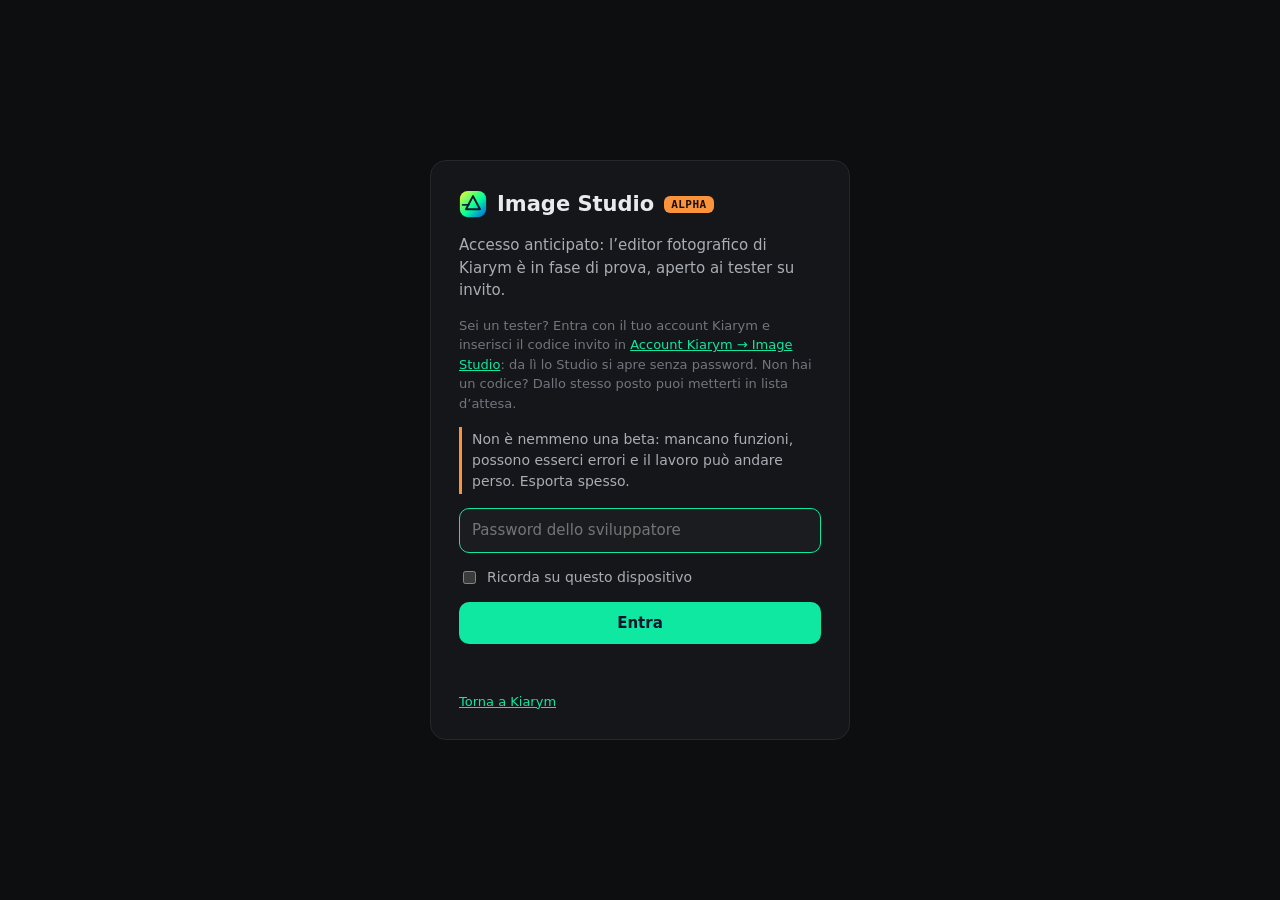
<file: studio/index.html>
<!doctype html>
<html lang="it">
  <head>
    <meta charset="utf-8" />
    <meta name="viewport" content="width=device-width, initial-scale=1" />
    <title>Image Studio — Kiarym</title>
    <meta name="robots" content="noindex, nofollow" />
    <link rel="icon" href="data:image/svg+xml,%3Csvg xmlns=%27http://www.w3.org/2000/svg%27 viewBox=%270 0 32 32%27%3E%3Cdefs%3E%3ClinearGradient id=%27g%27 x1=%270%27 y1=%270%27 x2=%271%27 y2=%271%27%3E%3Cstop offset=%270%27 stop-color=%27%23f4fb2a%27/%3E%3Cstop offset=%27.55%27 stop-color=%27%2303ff9c%27/%3E%3Cstop offset=%271%27 stop-color=%27%230156ed%27/%3E%3C/linearGradient%3E%3C/defs%3E%3Crect x=%271%27 y=%271%27 width=%2730%27 height=%2730%27 rx=%279%27 fill=%27url(%23g)%27/%3E%3Cpath d=%27M16 7l8 15H8z%27 fill=%27none%27 stroke=%27%2304162e%27 stroke-width=%272.2%27 stroke-linejoin=%27round%27/%3E%3C/svg%3E" />
    <style>
      :root { --bg: #0d0e10; --panel: #151619; --panel-2: #1b1c20; --border: #26282d; --border-2: #34373d; --text: #e9eaec; --text-2: #a9adb4; --text-3: #71767e; --accent: #0fe8a0; --alpha: #fb923c; --red: #ff6b7a; color-scheme: dark; }
      * { box-sizing: border-box; }
      body { margin: 0; min-height: 100vh; background: var(--bg); color: var(--text); font: 15px/1.5 'Source Sans 3', 'Segoe UI', system-ui, -apple-system, sans-serif; display: grid; place-items: center; padding: 16px; }
      [hidden] { display: none !important; }
      .card { width: min(420px, 100%); padding: 28px; border-radius: 16px; background: var(--panel); border: 1px solid var(--border); display: flex; flex-direction: column; gap: 14px; }
      h1 { margin: 0; font-size: 21px; display: flex; gap: 10px; align-items: center; flex-wrap: wrap; }
      .badge { font: 600 11px ui-monospace, Menlo, monospace; color: #1a0f02; background: var(--alpha); border-radius: 6px; padding: 2px 7px; letter-spacing: .04em; }
      p { margin: 0; color: var(--text-2); }
      .warn { border-left: 3px solid var(--alpha); padding: 2px 0 2px 10px; color: var(--text-2); font-size: 14px; }
      .input { padding: 10px 12px; border-radius: 10px; border: 1px solid var(--border-2); background: var(--panel-2); color: var(--text); font: inherit; outline: none; }
      .input:focus { border-color: var(--accent); }
      .check { display: flex; gap: 8px; align-items: center; color: var(--text-2); font-size: 14px; cursor: pointer; }
      .check input { accent-color: var(--accent); }
      .btn { padding: 10px 14px; border-radius: 10px; border: 0; background: var(--accent); color: #04162e; font: inherit; font-weight: 600; cursor: pointer; }
      .btn:disabled { opacity: .6; cursor: default; }
      .err { color: var(--red); min-height: 1.4em; font-size: 14px; }
      .small { font-size: 13px; color: var(--text-3); }
      a { color: var(--accent); }
    </style>
  </head>
  <body>
    <form class="card" id="gate" hidden>
      <h1><svg width="28" height="28" viewBox="0 0 32 32" aria-hidden="true"><defs><linearGradient id="lg" x1="0" y1="0" x2="1" y2="1"><stop offset="0" stop-color="#f4fb2a"/><stop offset=".55" stop-color="#03ff9c"/><stop offset="1" stop-color="#0156ed"/></linearGradient></defs><rect x="1" y="1" width="30" height="30" rx="9" fill="url(#lg)"/><path d="M16 7l8 15H8z" fill="none" stroke="#04162e" stroke-width="2.2" stroke-linejoin="round"/><path d="M4 17h7" stroke="#04162e" stroke-width="1.8" stroke-linecap="round" opacity=".9"/></svg> Image Studio <span class="badge">ALPHA</span></h1>
      <p>Accesso anticipato: l’editor fotografico di Kiarym è in fase di prova, aperto ai tester su invito.</p>
      <p class="small" id="acctHint">Sei un tester? Entra con il tuo account Kiarym e inserisci il codice invito in <a href="../app/">Account Kiarym → Image Studio</a>: da lì lo Studio si apre senza password. Non hai un codice? Dallo stesso posto puoi metterti in lista d’attesa.</p>
      <p class="warn">Non è nemmeno una beta: mancano funzioni, possono esserci errori e il lavoro può andare perso. Esporta spesso.</p>
      <input class="input" id="pw" type="password" autocomplete="current-password" placeholder="Password dello sviluppatore" aria-label="Password" required />
      <label class="check"><input type="checkbox" id="remember" /> Ricorda su questo dispositivo</label>
      <button class="btn" id="go" type="submit">Entra</button>
      <div class="err" id="err" role="alert"></div>
      <p class="small"><a href="../">Torna a Kiarym</a></p>
    </form>
    <div class="card" id="loading" hidden><p>Apro Image Studio…</p></div>
    <script>
      (function () {
        var API = 'https://impzlgbmkwccqaonicxh.supabase.co/functions/v1/studio';
        var KIARO = 'https://impzlgbmkwccqaonicxh.supabase.co/functions/v1/kiaro', SB = 'https://impzlgbmkwccqaonicxh.supabase.co', ANON = 'eyJhbGciOiJIUzI1NiIsInR5cCI6IkpXVCJ9.eyJpc3MiOiJzdXBhYmFzZSIsInJlZiI6ImltcHpsZ2Jta3djY3Fhb25pY3hoIiwicm9sZSI6ImFub24iLCJpYXQiOjE3OTA1MTUwNzUsImV4cCI6MjEwNjA5MTA3NX0.3T8ulcJPvIneYoWLf_BE3nzcB943Jb-OvTM0etAvQpY';
        var KEY = 'kiarym.studio.key';
        var $ = function (id) { return document.getElementById(id); };
        function b64(s) { var b = atob(s), u = new Uint8Array(b.length); for (var i = 0; i < b.length; i++) u[i] = b.charCodeAt(i); return u; }
        function stored() { try { return sessionStorage.getItem(KEY) || localStorage.getItem(KEY); } catch (e) { return null; } }
        function forget() { try { sessionStorage.removeItem(KEY); localStorage.removeItem(KEY); } catch (e) {} }
        function keep(k, remember) { try { (remember ? localStorage : sessionStorage).setItem(KEY, k); } catch (e) {} }
        function showGate(msg) { $('loading').hidden = true; $('gate').hidden = false; $('err').textContent = msg || ''; $('pw').focus(); }

        // Il codice dello Studio è pubblicato cifrato (AES-256-GCM): [12 byte iv][dati]. La chiave arriva dal server.
        async function open(keyB64) {
          $('gate').hidden = true; $('loading').hidden = false;
          var res = await fetch('studio.bin', { cache: 'no-cache' });
          if (!res.ok) throw new Error('file');
          var buf = new Uint8Array(await res.arrayBuffer());
          var key = await crypto.subtle.importKey('raw', b64(keyB64), 'AES-GCM', false, ['decrypt']);
          var plain = await crypto.subtle.decrypt({ name: 'AES-GCM', iv: buf.slice(0, 12) }, key, buf.slice(12));
          var html = new TextDecoder().decode(plain);
          document.open(); document.write(html); document.close();
        }

        $('gate').addEventListener('submit', async function (e) {
          e.preventDefault();
          if (!API) return showGate('Accesso non disponibile in questa versione del sito.');
          $('go').disabled = true; $('err').textContent = '';
          try {
            var r = await fetch(API, { method: 'POST', headers: { 'Content-Type': 'application/json' }, body: JSON.stringify({ password: $('pw').value }) });
            var j = await r.json().catch(function () { return null; });
            if (!r.ok || !j || !j.key) {
              var code = j && j.error && j.error.code;
              showGate(code === 'auth' ? 'Password errata.' : code === 'locked' ? 'Troppi tentativi: riprova tra 15 minuti.' : code === 'not_configured' ? 'L’accesso non è ancora stato attivato.' : code === 'not_published' ? 'Image Studio non è ancora stato pubblicato.' : 'Server non raggiungibile, riprova tra poco.');
              return;
            }
            keep(j.key, $('remember').checked);
            await open(j.key);
          } catch (err) {
            forget();
            showGate('Non sono riuscito ad aprire Image Studio. Riprova.');
          } finally { var go = $('go'); if (go) go.disabled = false; }
        });

        // Tester: la chiave arriva con l'account Kiarym (stessa sessione dell'app, codice invito riscattato)
        function session() { try { var s = JSON.parse(localStorage.getItem('kiaro.session') || 'null'); return s && s.accessToken ? s : null; } catch (e) { return null; } }
        async function refreshed(s) {
          if (!SB || !ANON || !s.refreshToken) return null;
          var r = await fetch(SB + '/auth/v1/token?grant_type=refresh_token', { method: 'POST', headers: { apikey: ANON, 'Content-Type': 'application/json' }, body: JSON.stringify({ refresh_token: s.refreshToken }) });
          var d = await r.json().catch(function () { return null; });
          if (!r.ok || !d || !d.access_token) return null;
          var n = Object.assign({}, s, { accessToken: d.access_token, refreshToken: d.refresh_token, expiresAt: Date.now() + (Number(d.expires_in) || 3600) * 1000 });
          try { localStorage.setItem('kiaro.session', JSON.stringify(n)); } catch (e) {}
          return n;
        }
        async function keyFromAccount() {
          var s = session();
          if (!KIARO || !s) return null;
          if (!s.expiresAt || s.expiresAt - Date.now() < 60000) s = await refreshed(s);
          if (!s) return null;
          var r = await fetch(KIARO + '/studio-key', { method: 'POST', headers: { Authorization: 'Bearer ' + s.accessToken, apikey: ANON, 'Content-Type': 'application/json' }, body: '{}' });
          if (r.status === 403) { $('acctHint').textContent = 'Il tuo account (' + (s.email || '') + ') non ha ancora l’accesso: inserisci il codice invito in Account Kiarym → Image Studio, oppure mettiti in lista d’attesa da lì.'; return null; }
          var j = await r.json().catch(function () { return null; });
          return r.ok && j && j.key ? j.key : null;
        }

        (async function () {
          $('loading').hidden = false;
          var k = null;
          try { k = await keyFromAccount(); } catch (e) {}
          k = k || stored();
          if (k) open(k).catch(function () { forget(); showGate('Image Studio è stato aggiornato: accedi di nuovo.'); });
          else showGate();
        })();
      })();
    </script>
  </body>
</html>
</file>
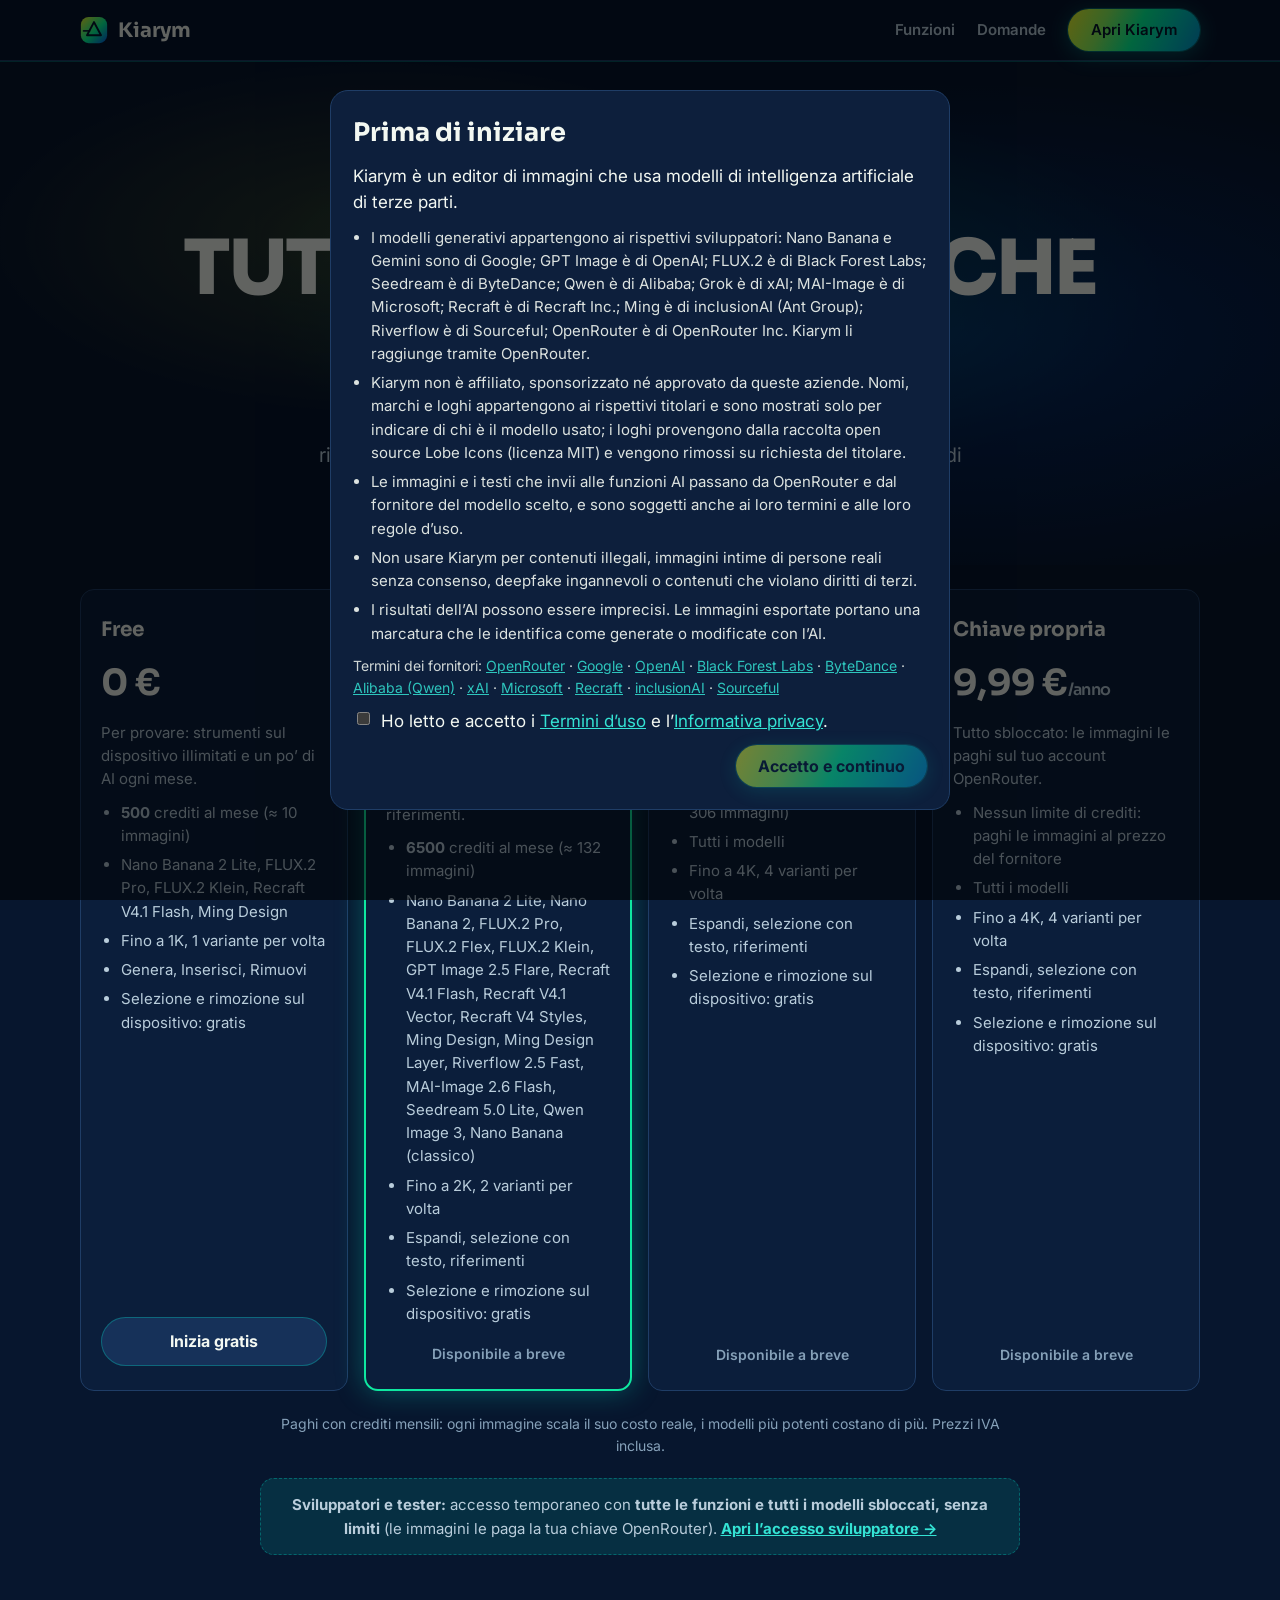
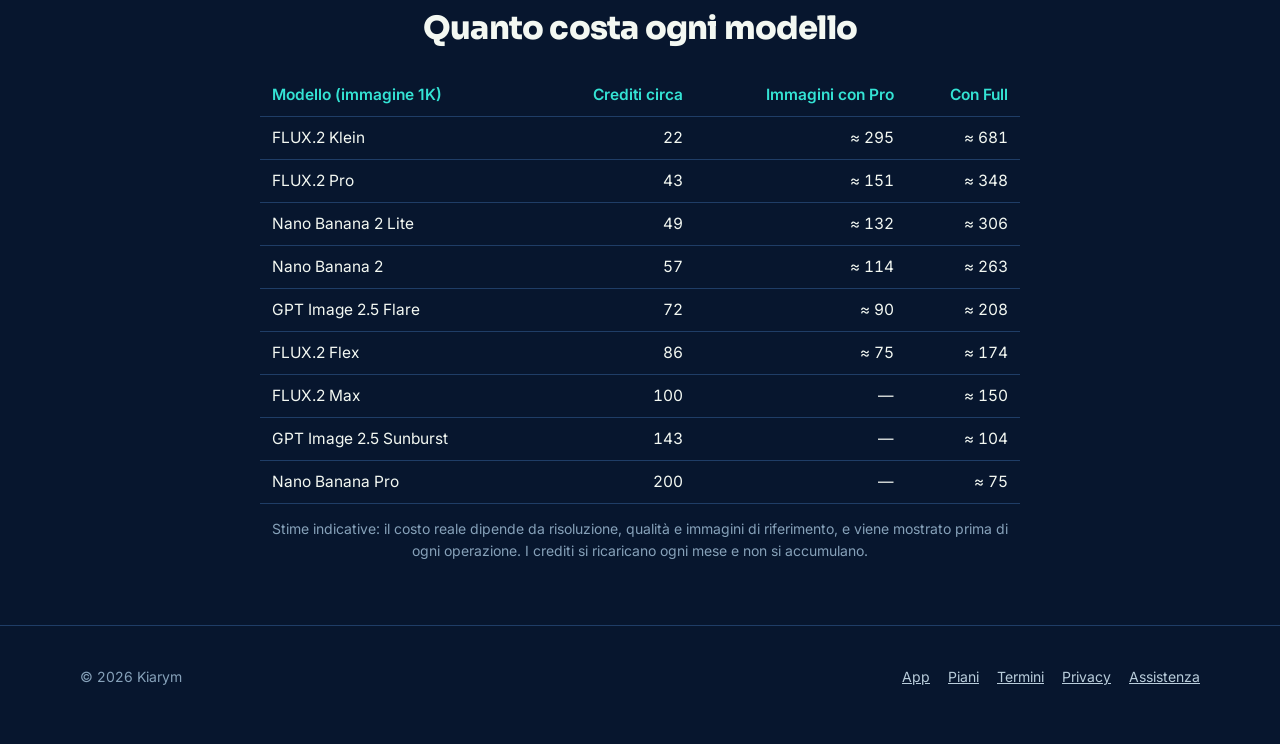
<file: piani.html>
<!doctype html>
<html lang="it">
  <head>
    <meta charset="utf-8" />
    <meta name="viewport" content="width=device-width, initial-scale=1" />
    <title>Piani e prezzi — Kiarym</title>
    <meta name="description" content="I piani di Kiarym: crediti mensili, modelli avanzati, risoluzione fino a 4K. Selezione e rimozione sul dispositivo sempre gratis." />
    <meta property="og:title" content="Kiarym — Editor di immagini con l’AI" />
    <meta property="og:description" content="Genera, riempi, rimuovi, espandi. Selezione automatica gratis sul tuo dispositivo." />
    <link rel="icon" href="data:image/svg+xml,%3Csvg xmlns=%27http://www.w3.org/2000/svg%27 viewBox=%270 0 32 32%27%3E%3Cdefs%3E%3ClinearGradient id=%27g%27 x1=%270%27 y1=%270%27 x2=%271%27 y2=%271%27%3E%3Cstop offset=%270%27 stop-color=%27%23f4fb2a%27/%3E%3Cstop offset=%27.55%27 stop-color=%27%2303ff9c%27/%3E%3Cstop offset=%271%27 stop-color=%27%230156ed%27/%3E%3C/linearGradient%3E%3C/defs%3E%3Crect x=%271%27 y=%271%27 width=%2730%27 height=%2730%27 rx=%279%27 fill=%27url(%23g)%27/%3E%3Cpath d=%27M16 7l8 15H8z%27 fill=%27none%27 stroke=%27%2304162e%27 stroke-width=%272.2%27 stroke-linejoin=%27round%27/%3E%3C/svg%3E" />
    <link rel="preconnect" href="https://fonts.googleapis.com" />
    <link rel="preconnect" href="https://fonts.gstatic.com" crossorigin />
    <link rel="stylesheet" href="https://fonts.googleapis.com/css2?family=Sora:wght@600;700;800&family=Inter:wght@400;500;600;700&display=swap" />
    <link rel="stylesheet" href="site.css" />
  </head>
  <body data-sales="off">
    <header class="nav">
      <div class="wrap">
        <a class="brand" href="./"><svg width="28" height="28" viewBox="0 0 32 32" aria-hidden="true"><defs><linearGradient id="lg" x1="0" y1="0" x2="1" y2="1"><stop offset="0" stop-color="#f4fb2a"/><stop offset=".55" stop-color="#03ff9c"/><stop offset="1" stop-color="#0156ed"/></linearGradient></defs><rect x="1" y="1" width="30" height="30" rx="9" fill="url(#lg)"/><path d="M16 7l8 15H8z" fill="none" stroke="#04162e" stroke-width="2.2" stroke-linejoin="round"/><path d="M4 17h7" stroke="#04162e" stroke-width="1.8" stroke-linecap="round" opacity=".9"/></svg>Kiarym</a>
        <nav class="nav-links">
          <a href="./#funzioni">Funzioni</a>
          <a href="./#faq">Domande</a>
          <a class="btn btn-primary btn-sm" href="app/">Apri Kiarym</a>
        </nav>
      </div>
    </header>

    <main>
      <section class="hero hero-plans">
        <div class="wrap">
          <p class="beta">Beta gratuita · i piani a pagamento arrivano a breve</p>
          <h1 class="power">Tutta la potenza che ti meriti</h1>
          <p>Porta le tue idee al livello successivo sbloccando la massima risoluzione, modelli avanzati e strumenti esclusivi. Il vero potenziale di Kiarym, direttamente nelle tue mani.</p>
        </div>
      </section>

      <section id="prezzi" class="plans-section">
        <div class="wrap">
          <div class="plans">
            <article class="plan" data-plan="free">
              
              <h3>Free</h3>
              <div class="price">0 €</div>
              <p class="tag">Per provare: strumenti sul dispositivo illimitati e un po’ di AI ogni mese.</p>
              <ul><li><strong>500</strong> crediti al mese (≈ 10 immagini)</li><li>Nano Banana 2 Lite, FLUX.2 Pro, FLUX.2 Klein, Recraft V4.1 Flash, Ming Design</li><li>Fino a 1K, 1 variante per volta</li><li>Genera, Inserisci, Rimuovi</li><li>Selezione e rimozione sul dispositivo: gratis</li></ul>
              <a class="btn btn-secondary" href="app/">Inizia gratis</a>
            </article>
            <article class="plan featured" data-plan="pro">
              <span class="badge">Consigliato</span>
              <h3>Pro</h3>
              <div class="price">9,99 €<span>/mese</span></div>
              <p class="tag">Per chi crea spesso: più modelli, 2K, Espandi e riferimenti.</p>
              <ul><li><strong>6500</strong> crediti al mese (≈ 132 immagini)</li><li>Nano Banana 2 Lite, Nano Banana 2, FLUX.2 Pro, FLUX.2 Flex, FLUX.2 Klein, GPT Image 2.5 Flare, Recraft V4.1 Flash, Recraft V4.1 Vector, Recraft V4 Styles, Ming Design, Ming Design Layer, Riverflow 2.5 Fast, MAI-Image 2.6 Flash, Seedream 5.0 Lite, Qwen Image 3, Nano Banana (classico)</li><li>Fino a 2K, 2 varianti per volta</li><li>Espandi, selezione con testo, riferimenti</li><li>Selezione e rimozione sul dispositivo: gratis</li></ul>
              <a class="btn btn-primary buy" href="app/?plans=1">Scegli Pro</a><span class="soon">Disponibile a breve</span>
            </article>
            <article class="plan" data-plan="full">
              
              <h3>Full</h3>
              <div class="price">19,99 €<span>/mese</span></div>
              <p class="tag">Tutto sbloccato, tutti i modelli, 4K e più del doppio dei crediti.</p>
              <ul><li><strong>15.000</strong> crediti al mese (≈ 306 immagini)</li><li>Tutti i modelli</li><li>Fino a 4K, 4 varianti per volta</li><li>Espandi, selezione con testo, riferimenti</li><li>Selezione e rimozione sul dispositivo: gratis</li></ul>
              <a class="btn btn-secondary buy" href="app/?plans=1">Scegli Full</a><span class="soon">Disponibile a breve</span>
            </article>
            <article class="plan" data-plan="byok">
              
              <h3>Chiave propria</h3>
              <div class="price">9,99 €<span>/anno</span></div>
              <p class="tag">Tutto sbloccato: le immagini le paghi sul tuo account OpenRouter.</p>
              <ul><li>Nessun limite di crediti: paghi le immagini al prezzo del fornitore</li><li>Tutti i modelli</li><li>Fino a 4K, 4 varianti per volta</li><li>Espandi, selezione con testo, riferimenti</li><li>Selezione e rimozione sul dispositivo: gratis</li></ul>
              <a class="btn btn-secondary buy" href="app/?plans=1">Scegli Chiave propria</a><span class="soon">Disponibile a breve</span>
            </article></div>
          <p class="note">Paghi con crediti mensili: ogni immagine scala il suo costo reale, i modelli più potenti costano di più. Prezzi IVA inclusa.</p>
          <p class="dev-link only-off">
            <strong>Sviluppatori e tester:</strong> accesso temporaneo con <strong>tutte le funzioni e tutti i modelli sbloccati, senza limiti</strong> (le immagini le paga la tua chiave OpenRouter).
            <a href="app/?dev=1">Apri l’accesso sviluppatore →</a>
          </p>
          <h2 class="costs-title">Quanto costa ogni modello</h2>
          <table class="costs">
            <thead><tr><th>Modello (immagine 1K)</th><th>Crediti circa</th><th>Immagini con Pro</th><th>Con Full</th></tr></thead>
            <tbody><tr><td>FLUX.2 Klein</td><td>22</td><td>≈ 295</td><td>≈ 681</td></tr><tr><td>FLUX.2 Pro</td><td>43</td><td>≈ 151</td><td>≈ 348</td></tr><tr><td>Nano Banana 2 Lite</td><td>49</td><td>≈ 132</td><td>≈ 306</td></tr><tr><td>Nano Banana 2</td><td>57</td><td>≈ 114</td><td>≈ 263</td></tr><tr><td>GPT Image 2.5 Flare</td><td>72</td><td>≈ 90</td><td>≈ 208</td></tr><tr><td>FLUX.2 Flex</td><td>86</td><td>≈ 75</td><td>≈ 174</td></tr><tr><td>FLUX.2 Max</td><td>100</td><td>—</td><td>≈ 150</td></tr><tr><td>GPT Image 2.5 Sunburst</td><td>143</td><td>—</td><td>≈ 104</td></tr><tr><td>Nano Banana Pro</td><td>200</td><td>—</td><td>≈ 75</td></tr></tbody>
          </table>
          <p class="note">Stime indicative: il costo reale dipende da risoluzione, qualità e immagini di riferimento, e viene mostrato prima di ogni operazione. I crediti si ricaricano ogni mese e non si accumulano.</p>
        </div>
      </section>
    </main>

    <footer>
      <div class="wrap">
        <span>© 2026 Kiarym</span>
        <nav>
          <a href="app/">App</a>
          <a href="piani.html">Piani</a>
          <a href="termini.html">Termini</a>
          <a href="privacy.html">Privacy</a>
          <a href="mailto:kiaroproblems26@gmail.com">Assistenza</a>
        </nav>
      </div>
    </footer>
    <div class="terms-backdrop" id="terms-gate" hidden>
      <div class="terms-modal" role="dialog" aria-modal="true" aria-label="Prima di iniziare">
        <h2>Prima di iniziare</h2>
        <p>Kiarym è un editor di immagini che usa modelli di intelligenza artificiale di terze parti.</p>
        <ul><li>I modelli generativi appartengono ai rispettivi sviluppatori: Nano Banana e Gemini sono di Google; GPT Image è di OpenAI; FLUX.2 è di Black Forest Labs; Seedream è di ByteDance; Qwen è di Alibaba; Grok è di xAI; MAI-Image è di Microsoft; Recraft è di Recraft Inc.; Ming è di inclusionAI (Ant Group); Riverflow è di Sourceful; OpenRouter è di OpenRouter Inc. Kiarym li raggiunge tramite OpenRouter.</li><li>Kiarym non è affiliato, sponsorizzato né approvato da queste aziende. Nomi, marchi e loghi appartengono ai rispettivi titolari e sono mostrati solo per indicare di chi è il modello usato; i loghi provengono dalla raccolta open source Lobe Icons (licenza MIT) e vengono rimossi su richiesta del titolare.</li><li>Le immagini e i testi che invii alle funzioni AI passano da OpenRouter e dal fornitore del modello scelto, e sono soggetti anche ai loro termini e alle loro regole d’uso.</li><li>Non usare Kiarym per contenuti illegali, immagini intime di persone reali senza consenso, deepfake ingannevoli o contenuti che violano diritti di terzi.</li><li>I risultati dell’AI possono essere imprecisi. Le immagini esportate portano una marcatura che le identifica come generate o modificate con l’AI.</li></ul>
        <p class="small">Termini dei fornitori: <a href="https://openrouter.ai/terms" target="_blank" rel="noreferrer">OpenRouter</a> · <a href="https://policies.google.com/terms/generative-ai/use-policy" target="_blank" rel="noreferrer">Google</a> · <a href="https://openai.com/policies/usage-policies" target="_blank" rel="noreferrer">OpenAI</a> · <a href="https://bfl.ai" target="_blank" rel="noreferrer">Black Forest Labs</a> · <a href="https://seed.bytedance.com" target="_blank" rel="noreferrer">ByteDance</a> · <a href="https://qwen.ai" target="_blank" rel="noreferrer">Alibaba (Qwen)</a> · <a href="https://x.ai/legal" target="_blank" rel="noreferrer">xAI</a> · <a href="https://www.microsoft.com/servicesagreement" target="_blank" rel="noreferrer">Microsoft</a> · <a href="https://www.recraft.ai/terms" target="_blank" rel="noreferrer">Recraft</a> · <a href="https://huggingface.co/inclusionAI" target="_blank" rel="noreferrer">inclusionAI</a> · <a href="https://www.sourceful.com" target="_blank" rel="noreferrer">Sourceful</a></p>
        <label class="terms-check"><input type="checkbox" id="terms-check" /> <span>Ho letto e accetto i <a href="termini.html" target="_blank" rel="noreferrer">Termini d’uso</a> e l’<a href="privacy.html" target="_blank" rel="noreferrer">Informativa privacy</a>.</span></label>
        <button class="btn btn-primary" id="terms-accept" disabled>Accetto e continuo</button>
      </div>
    </div>
    <script>
      (function () {
        var K = "kiaro.termsAccepted", V = "2026-10-01";
        try { if (localStorage.getItem(K) === V) return; } catch (e) {}
        var g = document.getElementById('terms-gate'), c = document.getElementById('terms-check'), b = document.getElementById('terms-accept');
        g.hidden = false;
        document.body.style.overflow = 'hidden';
        c.addEventListener('change', function () { b.disabled = !c.checked; });
        b.addEventListener('click', function () {
          try { localStorage.setItem(K, V); } catch (e) {}
          g.hidden = true;
          document.body.style.overflow = '';
        });
      })();
    </script>
  </body>
</html>
</file>
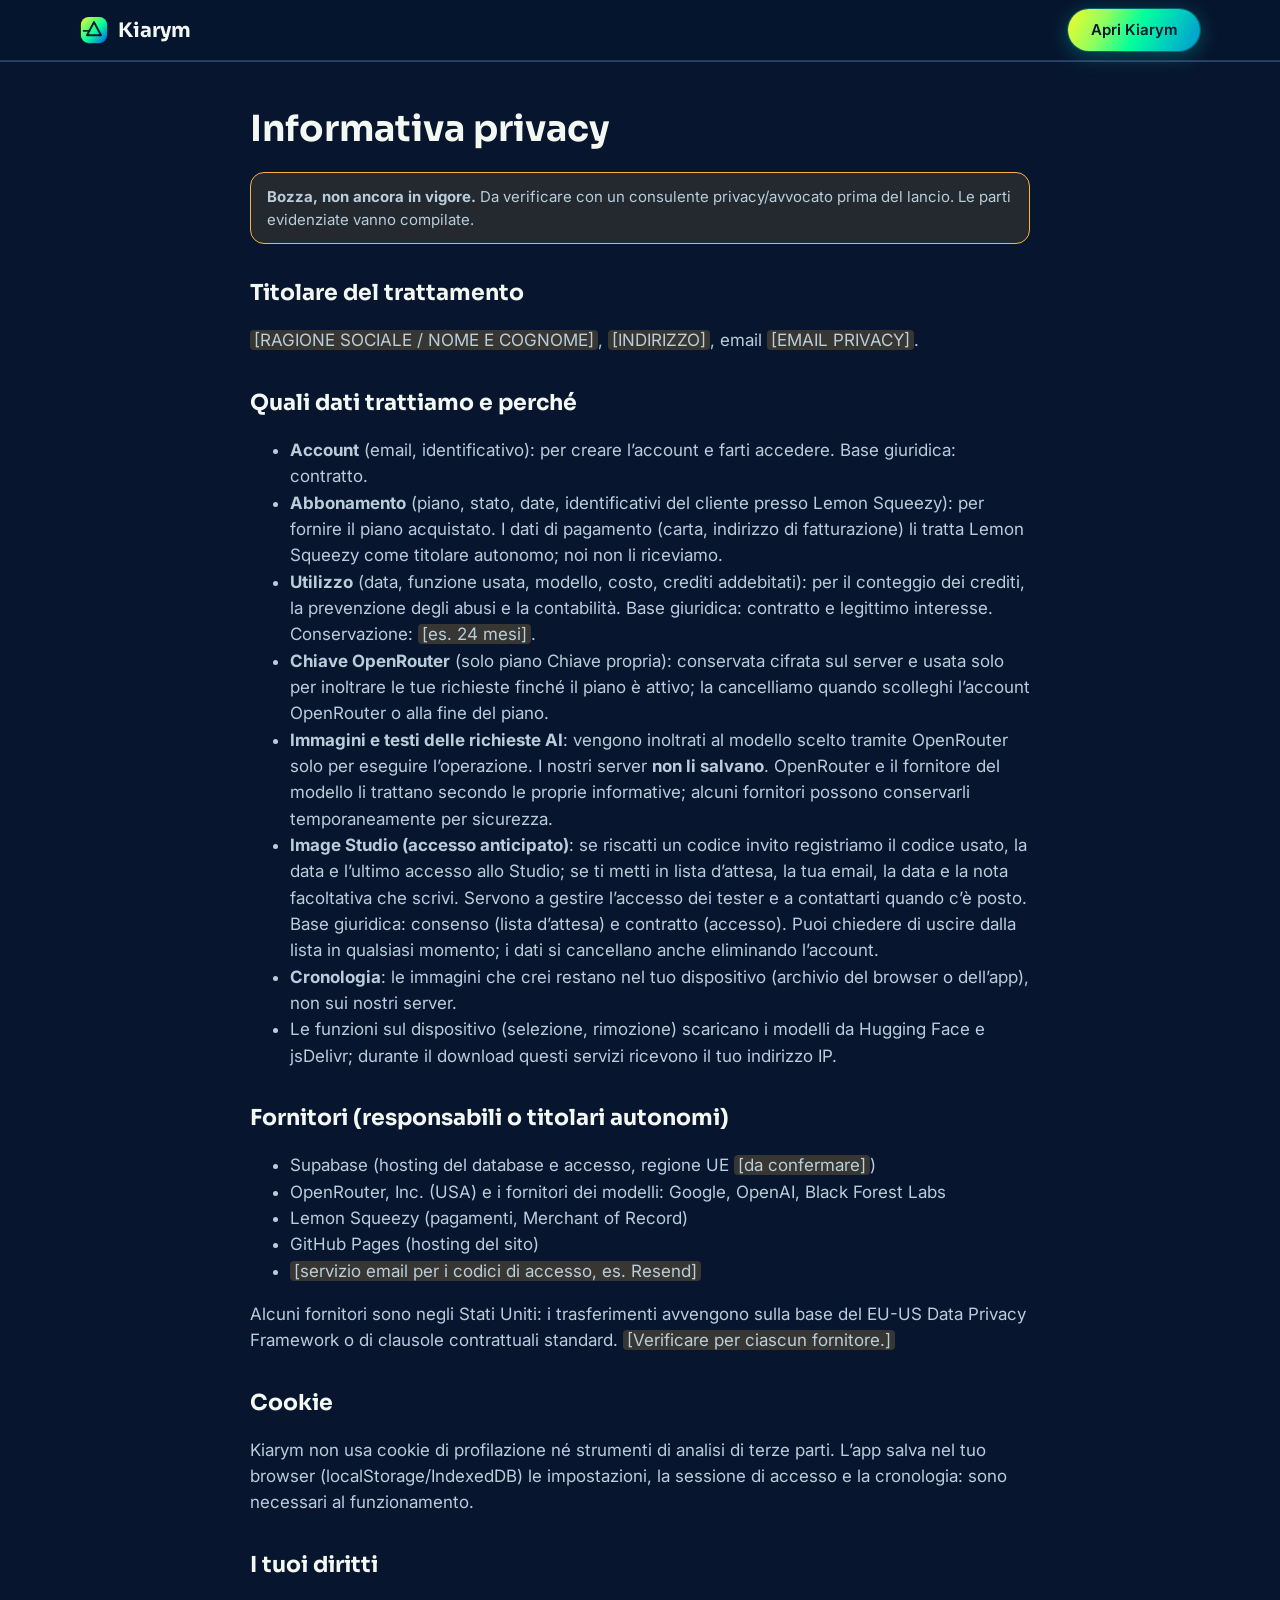
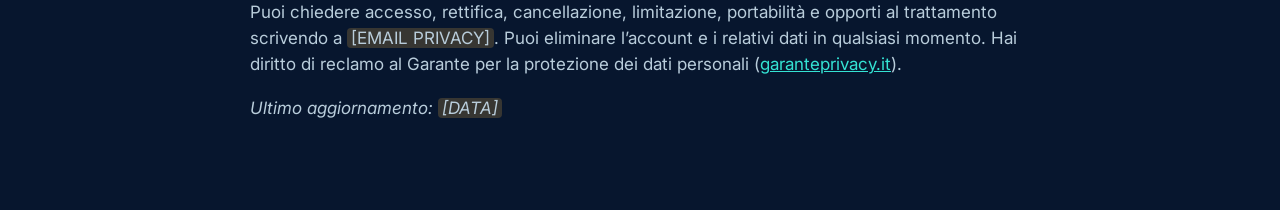
<file: privacy.html>
<!doctype html>
<html lang="it">
  <head>
    <meta charset="utf-8" />
    <meta name="viewport" content="width=device-width, initial-scale=1" />
    <title>Privacy — Kiarym</title>
    <meta name="robots" content="noindex" />
    <link rel="icon" href="data:image/svg+xml,%3Csvg xmlns=%27http://www.w3.org/2000/svg%27 viewBox=%270 0 32 32%27%3E%3Cdefs%3E%3ClinearGradient id=%27g%27 x1=%270%27 y1=%270%27 x2=%271%27 y2=%271%27%3E%3Cstop offset=%270%27 stop-color=%27%23f4fb2a%27/%3E%3Cstop offset=%27.55%27 stop-color=%27%2303ff9c%27/%3E%3Cstop offset=%271%27 stop-color=%27%230156ed%27/%3E%3C/linearGradient%3E%3C/defs%3E%3Crect x=%271%27 y=%271%27 width=%2730%27 height=%2730%27 rx=%279%27 fill=%27url(%23g)%27/%3E%3Cpath d=%27M16 7l8 15H8z%27 fill=%27none%27 stroke=%27%2304162e%27 stroke-width=%272.2%27 stroke-linejoin=%27round%27/%3E%3C/svg%3E" />
    <link rel="preconnect" href="https://fonts.googleapis.com" />
    <link rel="preconnect" href="https://fonts.gstatic.com" crossorigin />
    <link rel="stylesheet" href="https://fonts.googleapis.com/css2?family=Sora:wght@600;700;800&family=Inter:wght@400;500;600;700&display=swap" />
    <link rel="stylesheet" href="site.css" />
  </head>
  <body>
    <header class="nav"><div class="wrap"><a class="brand" href="./"><svg width="28" height="28" viewBox="0 0 32 32" aria-hidden="true"><defs><linearGradient id="lg" x1="0" y1="0" x2="1" y2="1"><stop offset="0" stop-color="#f4fb2a"/><stop offset=".55" stop-color="#03ff9c"/><stop offset="1" stop-color="#0156ed"/></linearGradient></defs><rect x="1" y="1" width="30" height="30" rx="9" fill="url(#lg)"/><path d="M16 7l8 15H8z" fill="none" stroke="#04162e" stroke-width="2.2" stroke-linejoin="round"/><path d="M4 17h7" stroke="#04162e" stroke-width="1.8" stroke-linecap="round" opacity=".9"/></svg>Kiarym</a><nav class="nav-links"><a class="btn btn-primary btn-sm" href="app/">Apri Kiarym</a></nav></div></header>
    <main class="wrap doc">
      <h1>Informativa privacy</h1>
      <p class="draft"><strong>Bozza, non ancora in vigore.</strong> Da verificare con un consulente privacy/avvocato prima del lancio. Le parti evidenziate vanno compilate.</p>

      <h2>Titolare del trattamento</h2>
      <p><span class="ph">[RAGIONE SOCIALE / NOME E COGNOME]</span>, <span class="ph">[INDIRIZZO]</span>, email <span class="ph">[EMAIL PRIVACY]</span>.</p>

      <h2>Quali dati trattiamo e perché</h2>
      <ul>
        <li><strong>Account</strong> (email, identificativo): per creare l’account e farti accedere. Base giuridica: contratto.</li>
        <li><strong>Abbonamento</strong> (piano, stato, date, identificativi del cliente presso Lemon Squeezy): per fornire il piano acquistato. I dati di pagamento (carta, indirizzo di fatturazione) li tratta Lemon Squeezy come titolare autonomo; noi non li riceviamo.</li>
        <li><strong>Utilizzo</strong> (data, funzione usata, modello, costo, crediti addebitati): per il conteggio dei crediti, la prevenzione degli abusi e la contabilità. Base giuridica: contratto e legittimo interesse. Conservazione: <span class="ph">[es. 24 mesi]</span>.</li>
        <li><strong>Chiave OpenRouter</strong> (solo piano Chiave propria): conservata cifrata sul server e usata solo per inoltrare le tue richieste finché il piano è attivo; la cancelliamo quando scolleghi l’account OpenRouter o alla fine del piano.</li>
        <li><strong>Immagini e testi delle richieste AI</strong>: vengono inoltrati al modello scelto tramite OpenRouter solo per eseguire l’operazione. I nostri server <strong>non li salvano</strong>. OpenRouter e il fornitore del modello li trattano secondo le proprie informative; alcuni fornitori possono conservarli temporaneamente per sicurezza.</li>
        <li><strong>Image Studio (accesso anticipato)</strong>: se riscatti un codice invito registriamo il codice usato, la data e l’ultimo accesso allo Studio; se ti metti in lista d’attesa, la tua email, la data e la nota facoltativa che scrivi. Servono a gestire l’accesso dei tester e a contattarti quando c’è posto. Base giuridica: consenso (lista d’attesa) e contratto (accesso). Puoi chiedere di uscire dalla lista in qualsiasi momento; i dati si cancellano anche eliminando l’account.</li>
        <li><strong>Cronologia</strong>: le immagini che crei restano nel tuo dispositivo (archivio del browser o dell’app), non sui nostri server.</li>
        <li>Le funzioni sul dispositivo (selezione, rimozione) scaricano i modelli da Hugging Face e jsDelivr; durante il download questi servizi ricevono il tuo indirizzo IP.</li>
      </ul>

      <h2>Fornitori (responsabili o titolari autonomi)</h2>
      <ul>
        <li>Supabase (hosting del database e accesso, regione UE <span class="ph">[da confermare]</span>)</li>
        <li>OpenRouter, Inc. (USA) e i fornitori dei modelli: Google, OpenAI, Black Forest Labs</li>
        <li>Lemon Squeezy (pagamenti, Merchant of Record)</li>
        <li>GitHub Pages (hosting del sito)</li>
        <li><span class="ph">[servizio email per i codici di accesso, es. Resend]</span></li>
      </ul>
      <p>Alcuni fornitori sono negli Stati Uniti: i trasferimenti avvengono sulla base del EU-US Data Privacy Framework o di clausole contrattuali standard. <span class="ph">[Verificare per ciascun fornitore.]</span></p>

      <h2>Cookie</h2>
      <p>Kiarym non usa cookie di profilazione né strumenti di analisi di terze parti. L’app salva nel tuo browser (localStorage/IndexedDB) le impostazioni, la sessione di accesso e la cronologia: sono necessari al funzionamento.</p>

      <h2>I tuoi diritti</h2>
      <p>Puoi chiedere accesso, rettifica, cancellazione, limitazione, portabilità e opporti al trattamento scrivendo a <span class="ph">[EMAIL PRIVACY]</span>. Puoi eliminare l’account e i relativi dati in qualsiasi momento. Hai diritto di reclamo al Garante per la protezione dei dati personali (<a href="https://www.garanteprivacy.it" rel="noreferrer">garanteprivacy.it</a>).</p>

      <p><em>Ultimo aggiornamento: <span class="ph">[DATA]</span></em></p>
    </main>
  </body>
</html>
</file>
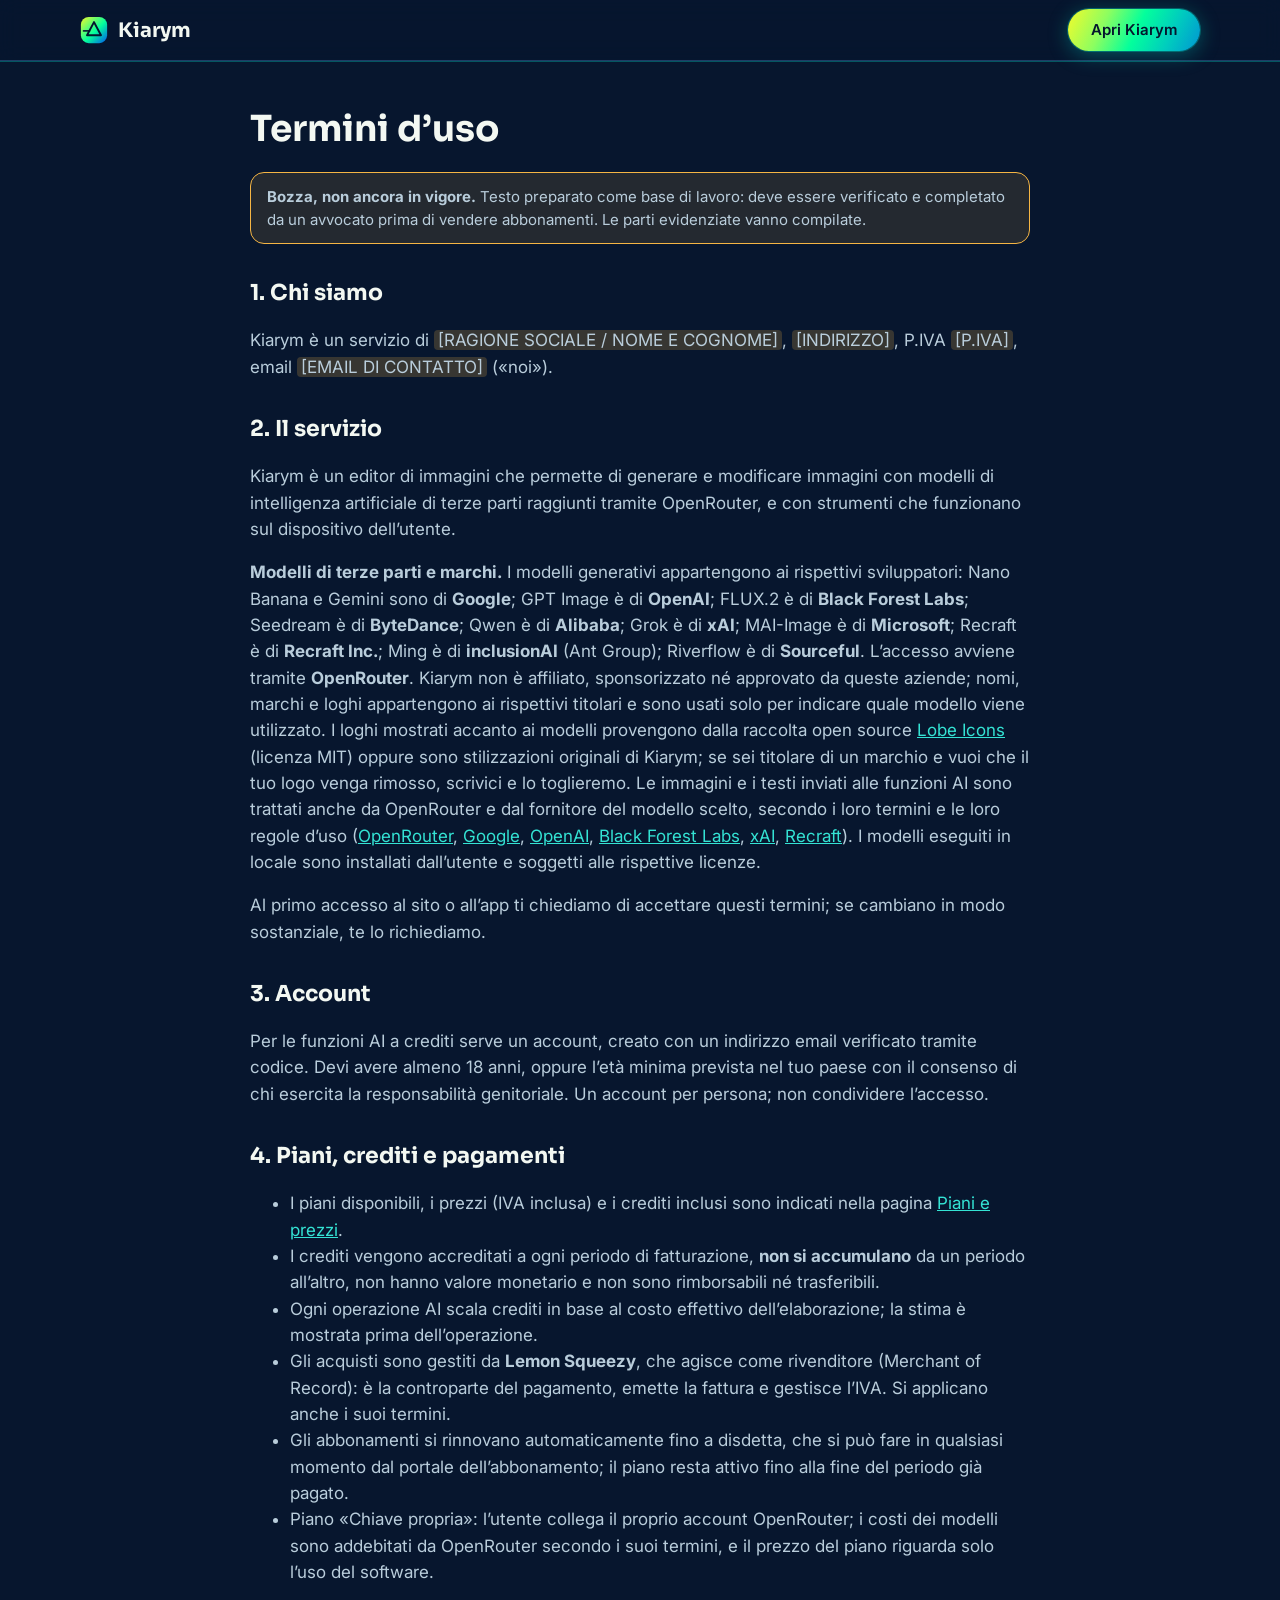
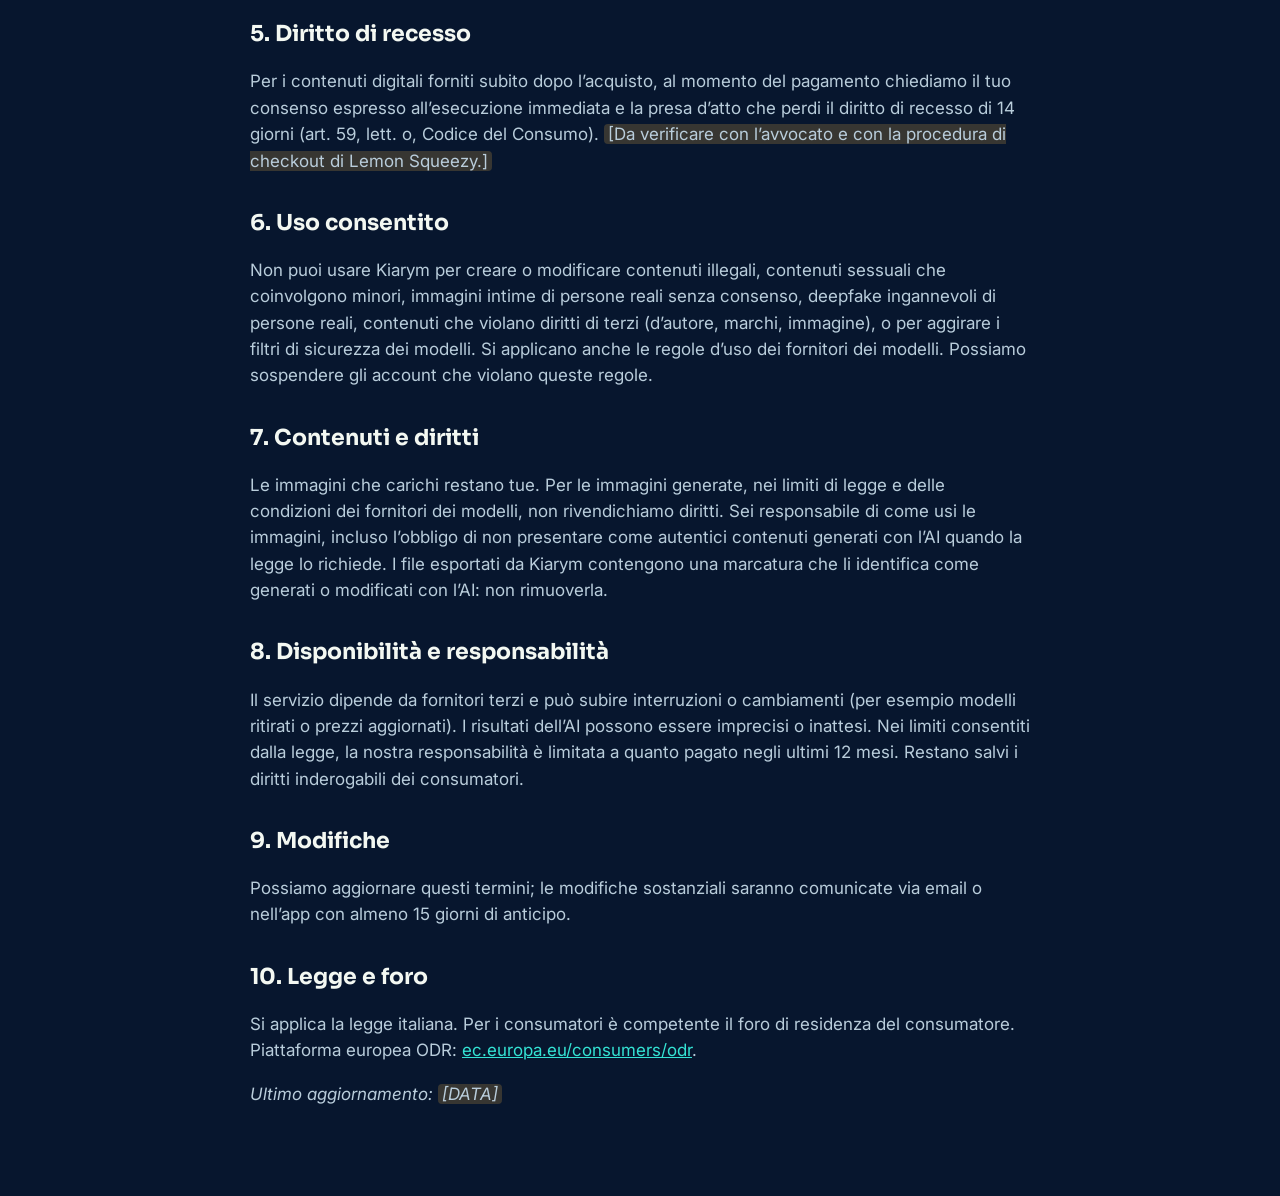
<file: termini.html>
<!doctype html>
<html lang="it">
  <head>
    <meta charset="utf-8" />
    <meta name="viewport" content="width=device-width, initial-scale=1" />
    <title>Termini d’uso — Kiarym</title>
    <meta name="robots" content="noindex" />
    <link rel="icon" href="data:image/svg+xml,%3Csvg xmlns=%27http://www.w3.org/2000/svg%27 viewBox=%270 0 32 32%27%3E%3Cdefs%3E%3ClinearGradient id=%27g%27 x1=%270%27 y1=%270%27 x2=%271%27 y2=%271%27%3E%3Cstop offset=%270%27 stop-color=%27%23f4fb2a%27/%3E%3Cstop offset=%27.55%27 stop-color=%27%2303ff9c%27/%3E%3Cstop offset=%271%27 stop-color=%27%230156ed%27/%3E%3C/linearGradient%3E%3C/defs%3E%3Crect x=%271%27 y=%271%27 width=%2730%27 height=%2730%27 rx=%279%27 fill=%27url(%23g)%27/%3E%3Cpath d=%27M16 7l8 15H8z%27 fill=%27none%27 stroke=%27%2304162e%27 stroke-width=%272.2%27 stroke-linejoin=%27round%27/%3E%3C/svg%3E" />
    <link rel="preconnect" href="https://fonts.googleapis.com" />
    <link rel="preconnect" href="https://fonts.gstatic.com" crossorigin />
    <link rel="stylesheet" href="https://fonts.googleapis.com/css2?family=Sora:wght@600;700;800&family=Inter:wght@400;500;600;700&display=swap" />
    <link rel="stylesheet" href="site.css" />
  </head>
  <body>
    <header class="nav"><div class="wrap"><a class="brand" href="./"><svg width="28" height="28" viewBox="0 0 32 32" aria-hidden="true"><defs><linearGradient id="lg" x1="0" y1="0" x2="1" y2="1"><stop offset="0" stop-color="#f4fb2a"/><stop offset=".55" stop-color="#03ff9c"/><stop offset="1" stop-color="#0156ed"/></linearGradient></defs><rect x="1" y="1" width="30" height="30" rx="9" fill="url(#lg)"/><path d="M16 7l8 15H8z" fill="none" stroke="#04162e" stroke-width="2.2" stroke-linejoin="round"/><path d="M4 17h7" stroke="#04162e" stroke-width="1.8" stroke-linecap="round" opacity=".9"/></svg>Kiarym</a><nav class="nav-links"><a class="btn btn-primary btn-sm" href="app/">Apri Kiarym</a></nav></div></header>
    <main class="wrap doc">
      <h1>Termini d’uso</h1>
      <p class="draft"><strong>Bozza, non ancora in vigore.</strong> Testo preparato come base di lavoro: deve essere verificato e completato da un avvocato prima di vendere abbonamenti. Le parti evidenziate vanno compilate.</p>

      <h2>1. Chi siamo</h2>
      <p>Kiarym è un servizio di <span class="ph">[RAGIONE SOCIALE / NOME E COGNOME]</span>, <span class="ph">[INDIRIZZO]</span>, P.IVA <span class="ph">[P.IVA]</span>, email <span class="ph">[EMAIL DI CONTATTO]</span> («noi»).</p>

      <h2>2. Il servizio</h2>
      <p>Kiarym è un editor di immagini che permette di generare e modificare immagini con modelli di intelligenza artificiale di terze parti raggiunti tramite OpenRouter, e con strumenti che funzionano sul dispositivo dell’utente.</p>
      <p><strong>Modelli di terze parti e marchi.</strong> I modelli generativi appartengono ai rispettivi sviluppatori: Nano Banana e Gemini sono di <strong>Google</strong>; GPT Image è di <strong>OpenAI</strong>; FLUX.2 è di <strong>Black Forest Labs</strong>; Seedream è di <strong>ByteDance</strong>; Qwen è di <strong>Alibaba</strong>; Grok è di <strong>xAI</strong>; MAI-Image è di <strong>Microsoft</strong>; Recraft è di <strong>Recraft Inc.</strong>; Ming è di <strong>inclusionAI</strong> (Ant Group); Riverflow è di <strong>Sourceful</strong>. L’accesso avviene tramite <strong>OpenRouter</strong>. Kiarym non è affiliato, sponsorizzato né approvato da queste aziende; nomi, marchi e loghi appartengono ai rispettivi titolari e sono usati solo per indicare quale modello viene utilizzato. I loghi mostrati accanto ai modelli provengono dalla raccolta open source <a href="https://github.com/lobehub/lobe-icons" rel="noreferrer">Lobe Icons</a> (licenza MIT) oppure sono stilizzazioni originali di Kiarym; se sei titolare di un marchio e vuoi che il tuo logo venga rimosso, scrivici e lo toglieremo. Le immagini e i testi inviati alle funzioni AI sono trattati anche da OpenRouter e dal fornitore del modello scelto, secondo i loro termini e le loro regole d’uso (<a href="https://openrouter.ai/terms" rel="noreferrer">OpenRouter</a>, <a href="https://policies.google.com/terms/generative-ai/use-policy" rel="noreferrer">Google</a>, <a href="https://openai.com/policies/usage-policies" rel="noreferrer">OpenAI</a>, <a href="https://bfl.ai" rel="noreferrer">Black Forest Labs</a>, <a href="https://x.ai/legal" rel="noreferrer">xAI</a>, <a href="https://www.recraft.ai/terms" rel="noreferrer">Recraft</a>). I modelli eseguiti in locale sono installati dall’utente e soggetti alle rispettive licenze.</p>
      <p>Al primo accesso al sito o all’app ti chiediamo di accettare questi termini; se cambiano in modo sostanziale, te lo richiediamo.</p>

      <h2>3. Account</h2>
      <p>Per le funzioni AI a crediti serve un account, creato con un indirizzo email verificato tramite codice. Devi avere almeno 18 anni, oppure l’età minima prevista nel tuo paese con il consenso di chi esercita la responsabilità genitoriale. Un account per persona; non condividere l’accesso.</p>

      <h2>4. Piani, crediti e pagamenti</h2>
      <ul>
        <li>I piani disponibili, i prezzi (IVA inclusa) e i crediti inclusi sono indicati nella pagina <a href="piani.html">Piani e prezzi</a>.</li>
        <li>I crediti vengono accreditati a ogni periodo di fatturazione, <strong>non si accumulano</strong> da un periodo all’altro, non hanno valore monetario e non sono rimborsabili né trasferibili.</li>
        <li>Ogni operazione AI scala crediti in base al costo effettivo dell’elaborazione; la stima è mostrata prima dell’operazione.</li>
        <li>Gli acquisti sono gestiti da <strong>Lemon Squeezy</strong>, che agisce come rivenditore (Merchant of Record): è la controparte del pagamento, emette la fattura e gestisce l’IVA. Si applicano anche i suoi termini.</li>
        <li>Gli abbonamenti si rinnovano automaticamente fino a disdetta, che si può fare in qualsiasi momento dal portale dell’abbonamento; il piano resta attivo fino alla fine del periodo già pagato.</li>
        <li>Piano «Chiave propria»: l’utente collega il proprio account OpenRouter; i costi dei modelli sono addebitati da OpenRouter secondo i suoi termini, e il prezzo del piano riguarda solo l’uso del software.</li>
      </ul>

      <h2>5. Diritto di recesso</h2>
      <p>Per i contenuti digitali forniti subito dopo l’acquisto, al momento del pagamento chiediamo il tuo consenso espresso all’esecuzione immediata e la presa d’atto che perdi il diritto di recesso di 14 giorni (art. 59, lett. o, Codice del Consumo). <span class="ph">[Da verificare con l’avvocato e con la procedura di checkout di Lemon Squeezy.]</span></p>

      <h2>6. Uso consentito</h2>
      <p>Non puoi usare Kiarym per creare o modificare contenuti illegali, contenuti sessuali che coinvolgono minori, immagini intime di persone reali senza consenso, deepfake ingannevoli di persone reali, contenuti che violano diritti di terzi (d’autore, marchi, immagine), o per aggirare i filtri di sicurezza dei modelli. Si applicano anche le regole d’uso dei fornitori dei modelli. Possiamo sospendere gli account che violano queste regole.</p>

      <h2>7. Contenuti e diritti</h2>
      <p>Le immagini che carichi restano tue. Per le immagini generate, nei limiti di legge e delle condizioni dei fornitori dei modelli, non rivendichiamo diritti. Sei responsabile di come usi le immagini, incluso l’obbligo di non presentare come autentici contenuti generati con l’AI quando la legge lo richiede. I file esportati da Kiarym contengono una marcatura che li identifica come generati o modificati con l’AI: non rimuoverla.</p>

      <h2>8. Disponibilità e responsabilità</h2>
      <p>Il servizio dipende da fornitori terzi e può subire interruzioni o cambiamenti (per esempio modelli ritirati o prezzi aggiornati). I risultati dell’AI possono essere imprecisi o inattesi. Nei limiti consentiti dalla legge, la nostra responsabilità è limitata a quanto pagato negli ultimi 12 mesi. Restano salvi i diritti inderogabili dei consumatori.</p>

      <h2>9. Modifiche</h2>
      <p>Possiamo aggiornare questi termini; le modifiche sostanziali saranno comunicate via email o nell’app con almeno 15 giorni di anticipo.</p>

      <h2>10. Legge e foro</h2>
      <p>Si applica la legge italiana. Per i consumatori è competente il foro di residenza del consumatore. Piattaforma europea ODR: <a href="https://ec.europa.eu/consumers/odr" rel="noreferrer">ec.europa.eu/consumers/odr</a>.</p>

      <p><em>Ultimo aggiornamento: <span class="ph">[DATA]</span></em></p>
    </main>
  </body>
</html>
</file>
<file: site.css>
/* Sito di presentazione di Kiarym. Stessi colori dell'app (src/styles/tokens.css). */
:root {
  --font: 'Inter', 'Segoe UI', system-ui, -apple-system, sans-serif;
  --display: 'Sora', 'Inter', 'Segoe UI', system-ui, sans-serif;
  --accent: #0fe8a0;
  --accent-fg: #3df5b0;
  --accent-text: #04162e;
  --accent-soft: rgba(3, 255, 156, 0.14);
  --glow: #00cdbe;
  --glow-soft: rgba(0, 205, 190, 0.35);
  --glow-bg: rgba(0, 205, 190, 0.14);
  --glow-fg: #34e3d4;
  --gen-gradient: linear-gradient(115deg, #f4fb2a 0%, #8cfe60 28%, #03ff9c 52%, #00cdbe 76%, #0195d3 100%);
  --bg: #07162e;
  --surface: #0b1e3b;
  --raised: #163159;
  --border: #1f3d66;
  --text: #f3f8f2;
  --text-2: #b9cddb;
  --text-3: #86a1b9;
  --radius: 14px;
  color-scheme: dark;
}
/* Il sito resta sempre scuro (blu notte): è il colore del marchio (l'app ha anche il tema chiaro). */
* { box-sizing: border-box; }
html { scroll-behavior: smooth; }
body { margin: 0; font-family: var(--font); background: var(--bg); color: var(--text); line-height: 1.55; font-size: 17px; }
a { color: var(--glow-fg); }
h1, h2, h3, .brand, .btn, .plan .price, .faq summary { font-family: var(--display); }
img, svg { display: block; }
.wrap { width: min(1120px, 100% - 32px); margin: 0 auto; }

/* Barra */
.nav { box-shadow: 0 1px 0 var(--glow-soft); position: sticky; top: 0; z-index: 10; background: color-mix(in srgb, var(--bg) 85%, transparent); backdrop-filter: blur(10px); border-bottom: 1px solid var(--border); }
.nav .wrap { display: flex; align-items: center; justify-content: space-between; gap: 12px; height: 60px; }
.brand { display: flex; align-items: center; gap: 10px; font-weight: 700; font-size: 20px; color: var(--text); text-decoration: none; }
.nav-links { display: flex; align-items: center; gap: 22px; }
.nav-links a { color: var(--text-2); text-decoration: none; font-weight: 600; font-size: 15px; }
.nav-links a:hover { color: var(--text); }
.btn { display: inline-flex; align-items: center; justify-content: center; gap: 8px; padding: 11px 22px; border-radius: 999px; font-weight: 700; font-size: 16px; text-decoration: none; border: 0; cursor: pointer; font-family: inherit; }
.btn-primary { background: var(--gen-gradient); color: var(--accent-text); box-shadow: 0 0 0 1px var(--glow-soft), 0 4px 20px var(--glow-soft); }
.btn-primary:hover { filter: brightness(1.08); }
.btn-secondary { background: var(--raised); color: var(--text); border: 1px solid var(--glow-soft); }
.btn-sm { padding: 9px 18px; font-size: 15px; }
.btn-lg { padding: 14px 30px; font-size: 18px; }
.btn-xl { padding: 18px 44px; font-size: clamp(20px, 2.4vw, 24px); letter-spacing: .01em; box-shadow: 0 0 0 1px var(--glow-soft), 0 10px 40px rgba(3, 255, 156, 0.35); transition: transform .15s, filter .15s, box-shadow .15s; }
.btn-xl:hover { transform: translateY(-2px); box-shadow: 0 0 0 1px var(--glow-soft), 0 14px 48px rgba(3, 255, 156, 0.45); }
.nav-links .btn { min-width: 132px; transition: filter .15s; }
.nav-links .btn { color: var(--accent-text); }

/* Hero */
.hero { padding: 88px 0 56px; text-align: center; background: radial-gradient(45% 50% at 30% 35%, rgba(244, 251, 42, 0.16), transparent 70%), radial-gradient(50% 55% at 55% 45%, rgba(3, 255, 156, 0.18), transparent 72%), radial-gradient(60% 65% at 75% 55%, rgba(1, 86, 237, 0.28), transparent 78%); }
.hero h1 { margin: 0 auto 20px; max-width: 860px; font-size: clamp(40px, 6.4vw, 72px); font-weight: 800; line-height: 1.04; letter-spacing: -0.03em; }
.grad { background: var(--gen-gradient); -webkit-background-clip: text; background-clip: text; color: transparent; }
.hero p { margin: 0 auto 34px; max-width: 660px; color: var(--text-2); font-size: 20px; line-height: 1.6; }
.hero .cta { display: flex; gap: 12px; justify-content: center; flex-wrap: wrap; }
.hero small { display: block; margin-top: 14px; color: var(--text-3); font-size: 14px; }

.beta { margin: 0 auto 26px; display: inline-block; padding: 6px 14px; border-radius: 999px; background: var(--glow-bg); border: 1px solid var(--glow-soft); color: var(--text); font-size: 14px; font-weight: 600; }
body[data-sales='on'] .beta { display: none; }

/* Sezioni */
section { padding: 64px 0; }
section h2 { margin: 0 0 12px; font-size: clamp(30px, 4.4vw, 46px); font-weight: 800; letter-spacing: -0.025em; line-height: 1.1; text-align: center; }
.lead { margin: 0 auto 36px; max-width: 680px; text-align: center; color: var(--text-2); }
.grid { display: grid; gap: 16px; grid-template-columns: repeat(3, minmax(0, 1fr)); }
.card { padding: 22px; border-radius: var(--radius); background: var(--surface); border: 1px solid var(--border); box-shadow: inset 0 1px 0 var(--glow-bg); }
.card:hover { border-color: var(--glow-soft); }
.card h3 { margin: 12px 0 6px; font-size: 19px; }
.card p { margin: 0; color: var(--text-2); font-size: 16px; }
.icon { width: 42px; height: 42px; border-radius: 12px; display: grid; place-items: center; background: var(--glow-bg); color: var(--glow-fg); box-shadow: 0 0 16px var(--glow-soft); }

.steps { counter-reset: s; display: grid; gap: 16px; grid-template-columns: repeat(3, minmax(0, 1fr)); }
.steps .card::before { counter-increment: s; content: counter(s); display: grid; place-items: center; width: 34px; height: 34px; border-radius: 50%; background: var(--gen-gradient); color: var(--accent-text); font-weight: 700; }

/* Titolo «potenza» (pagina dei piani e invito nella pagina iniziale) */
.power { text-transform: uppercase; font-weight: 800; letter-spacing: -0.02em; line-height: 1.02; }
.hero h1.power { font-size: clamp(36px, 7vw, 76px); max-width: 980px; }
.hero-plans { padding-bottom: 28px; }
.band { text-align: center; }
.band .wrap { padding: 52px 24px; border-radius: 24px; border: 1px solid var(--glow-soft); background: radial-gradient(60% 90% at 20% 0%, rgba(244, 251, 42, 0.10), transparent 70%), radial-gradient(60% 90% at 80% 100%, rgba(1, 86, 237, 0.25), transparent 70%), var(--surface); box-shadow: 0 0 40px rgba(0, 205, 190, 0.12); }
.band h2.power { font-size: clamp(28px, 5vw, 52px); }
.band .lead { margin-bottom: 26px; }
.plans-section { padding-top: 24px; }
.plans-section .note:first-of-type { margin-top: 22px; }
.costs-title { margin-top: 56px; font-size: clamp(24px, 3.4vw, 32px); }

/* Prezzi */
.plans { display: grid; gap: 16px; grid-template-columns: repeat(4, minmax(0, 1fr)); align-items: stretch; }
.plan { display: flex; flex-direction: column; gap: 10px; padding: 24px 20px; border-radius: var(--radius); background: var(--surface); border: 1px solid var(--border); }
.plan.featured { border: 2px solid var(--accent); box-shadow: 0 0 28px var(--glow-soft); }
.plan h3 { margin: 0; font-size: 20px; }
.plan .price { font-size: 36px; font-weight: 700; letter-spacing: -0.02em; }
.plan .price span { font-size: 16px; font-weight: 600; color: var(--text-2); }
.plan .tag { margin: 0; color: var(--text-2); font-size: 15px; min-height: 3em; }
.plan ul { margin: 0; padding-left: 20px; display: flex; flex-direction: column; gap: 6px; color: var(--text-2); font-size: 15px; flex: 1; }
.plan .btn { width: 100%; margin-top: 8px; }
.plan .soon { display: none; margin-top: 8px; text-align: center; color: var(--text-3); font-size: 14px; font-weight: 600; }
body[data-sales='off'] .plan .buy { display: none; }
body[data-sales='off'] .plan .soon { display: block; }
.badge { align-self: flex-start; padding: 3px 10px; border-radius: 999px; background: var(--accent); color: var(--accent-text); font-size: 12px; font-weight: 700; }

table.costs { width: 100%; max-width: 760px; margin: 28px auto 0; border-collapse: collapse; font-size: 15.5px; }
table.costs th, table.costs td { padding: 9px 12px; border-bottom: 1px solid var(--border); text-align: left; }
table.costs td:not(:first-child), table.costs th:not(:first-child) { text-align: right; font-variant-numeric: tabular-nums; }
table.costs th { color: var(--glow-fg); font-weight: 600; }
.note { max-width: 760px; margin: 14px auto 0; color: var(--text-3); font-size: 14px; text-align: center; }

/* FAQ */
.faq { max-width: 800px; margin: 0 auto; display: flex; flex-direction: column; gap: 10px; }
.faq details { padding: 16px 20px; border-radius: var(--radius); background: var(--surface); border: 1px solid var(--border); }
.faq summary { cursor: pointer; font-weight: 700; }
.faq details[open] { border-color: var(--glow-soft); }
.faq summary::marker { color: var(--glow-fg); }
.faq p { margin: 10px 0 0; color: var(--text-2); }

/* Footer */
footer { padding: 40px 0 56px; border-top: 1px solid var(--border); color: var(--text-3); font-size: 14px; }
footer .wrap { display: flex; flex-wrap: wrap; justify-content: space-between; gap: 12px; }
footer a { color: var(--text-2); }
footer nav { display: flex; gap: 18px; flex-wrap: wrap; }

/* Pagine legali */
.doc { max-width: 780px; padding: 40px 0 72px; }
.doc h1 { font-size: 36px; margin: 0 0 6px; }
.doc h2 { font-size: 22px; margin: 32px 0 8px; text-align: left; }
.doc p, .doc li { color: var(--text-2); }
.draft { padding: 12px 16px; border-radius: var(--radius); border: 1px solid #f5b544; background: rgba(245, 181, 68, 0.12); color: var(--text); font-size: 15px; }
.ph { background: rgba(245, 181, 68, 0.2); padding: 0 4px; border-radius: 4px; }

@media (max-width: 900px) {
  .plans { grid-template-columns: repeat(2, minmax(0, 1fr)); }
  .grid, .steps { grid-template-columns: repeat(2, minmax(0, 1fr)); }
}
@media (max-width: 620px) {
  body { font-size: 16px; }
  .btn-xl { width: 100%; padding: 17px 24px; }
  .band .wrap { padding: 36px 18px; }
  .nav-links .btn { min-width: 0; }
  .nav-links a:not(.btn) { display: none; }
  .hero { padding: 56px 0 32px; }
  .hero p { font-size: 18px; }
  section { padding: 44px 0; }
  .plans, .grid, .steps { grid-template-columns: 1fr; }
  .plan .tag { min-height: 0; }
  table.costs { font-size: 14px; }
  table.costs th, table.costs td { padding: 8px 6px; }
}
body[data-sales='off'] .only-on { display: none; }
body[data-sales='on'] .only-off { display: none; }

.dev-link { max-width: 760px; margin: 22px auto 0; padding: 14px 18px; border-radius: var(--radius); border: 1px dashed var(--glow-soft); background: var(--glow-bg); color: var(--text-2); font-size: 15px; text-align: center; }
.dev-link a { font-weight: 700; white-space: nowrap; }

/* Termini da accettare al primo accesso (stessa chiave dell'app) */
.terms-backdrop { position: fixed; inset: 0; z-index: 100; display: flex; align-items: center; justify-content: center; padding: 16px; background: rgba(0, 0, 0, 0.6); }
.terms-backdrop[hidden] { display: none; }
.terms-modal { width: min(620px, 100%); max-height: calc(100vh - 32px); overflow: auto; padding: 22px; border-radius: 18px; background: var(--panel, #0d1f3c); border: 1px solid var(--border, rgba(255,255,255,.12)); display: flex; flex-direction: column; gap: 10px; }
.terms-modal h2 { margin: 0; }
.terms-modal p, .terms-modal ul { margin: 0; }
.terms-modal ul { padding-left: 18px; display: flex; flex-direction: column; gap: 6px; font-size: 15px; opacity: .9; }
.terms-modal .small { font-size: 14px; opacity: .85; }
.terms-check { display: flex; gap: 8px; align-items: flex-start; cursor: pointer; }
.terms-check input { margin-top: 4px; }
.terms-modal .btn { align-self: flex-end; }
.terms-modal .btn[disabled] { opacity: .45; cursor: not-allowed; filter: none; }
</file>
